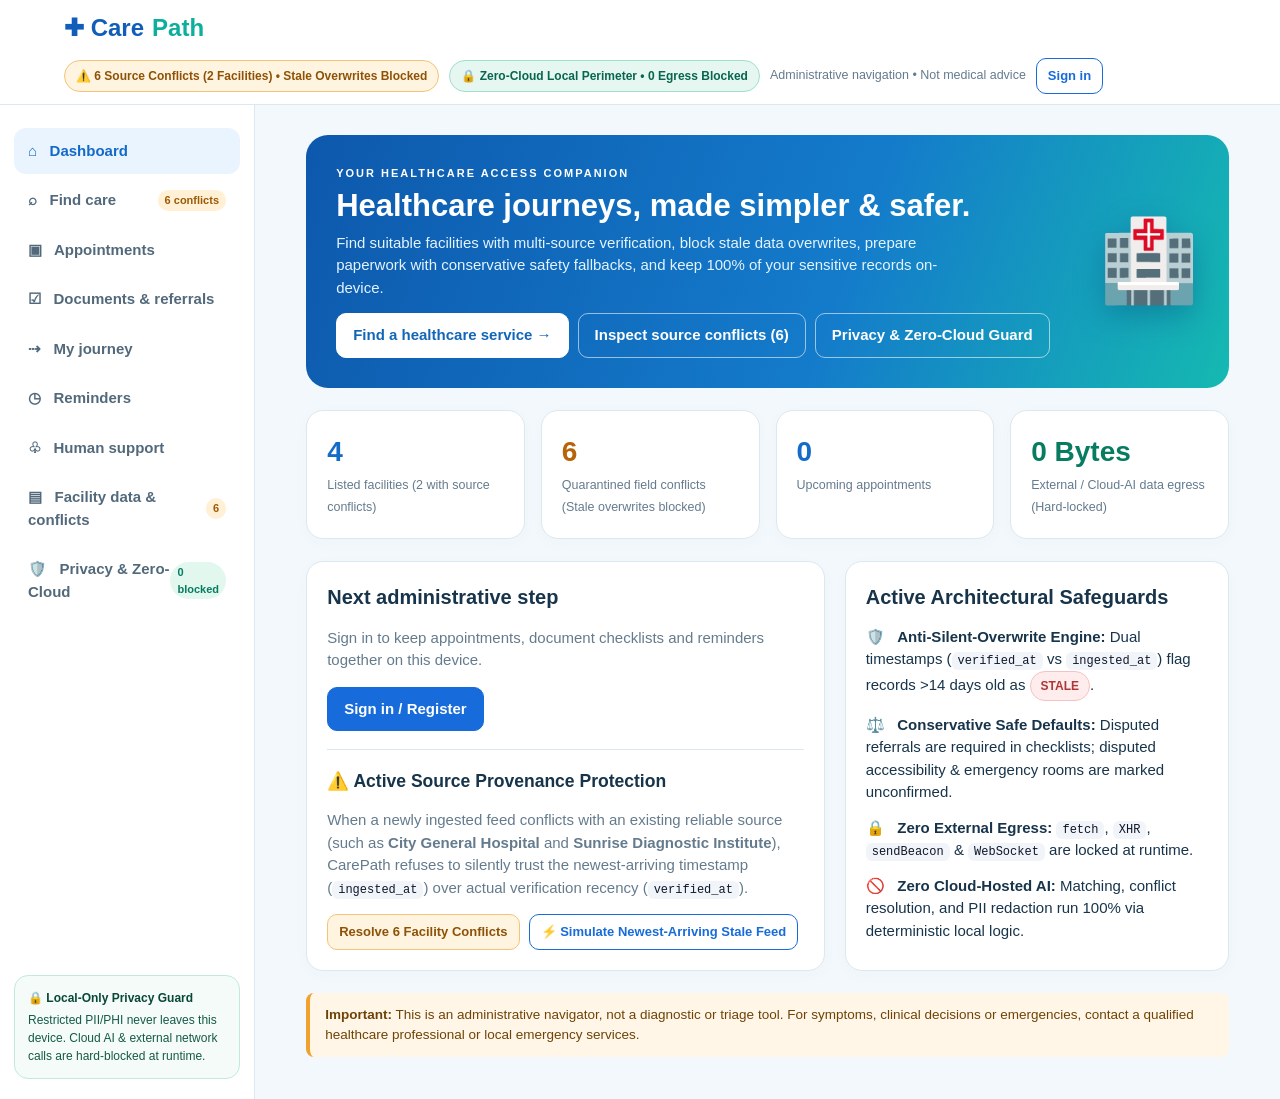
<file: Carepath.html>
<!DOCTYPE html>
<html lang="en">
<head>
<meta charset="UTF-8">
<meta name="viewport" content="width=device-width,initial-scale=1">
<title>CarePath | Patient Journey Navigator</title>
<style>
:root{
  --ink:#17344b;
  --muted:#647b8d;
  --blue:#176bdb;
  --aqua:#14b8a6;
  --bg:#f3f8fc;
  --line:#dce8f0;
  --white:#fff;
  --orange:#f6a23c;
  --red:#c93b2b;
  --purple:#6d28d9;
  --amber-bg:#fff8eb;
  --amber-line:#f5d08a;
  --danger-bg:#fff1f0;
  --danger-line:#f6c3be;
  --ok-bg:#e2f8ef;
  --ok-ink:#087c60;
}
*{box-sizing:border-box}
body{margin:0;background:var(--bg);font:15px/1.5 Inter,Segoe UI,Arial,sans-serif;color:var(--ink)}
button,input,select,textarea{font:inherit}
button{cursor:pointer;transition:all .15s ease}
button:disabled{opacity:.45;cursor:not-allowed}
header{min-height:74px;background:#fff;border-bottom:1px solid var(--line);display:flex;align-items:center;justify-content:space-between;padding:10px max(22px,5vw);position:sticky;top:0;z-index:20;gap:12px;flex-wrap:wrap}
.brand{font-weight:850;font-size:24px;color:#105dba;display:flex;align-items:center;gap:8px}
.brand span{color:#0cae9c}
.header-right{display:flex;align-items:center;gap:10px;flex-wrap:wrap}
.guard-pill{display:inline-flex;align-items:center;gap:6px;background:#e6f7f2;border:1px solid #9ee0cb;color:#08664e;padding:6px 11px;border-radius:999px;font-size:12px;font-weight:750;cursor:pointer}
.guard-pill.conflict{background:#fff4e0;border-color:#f3c478;color:#8e5206}
.shell{display:grid;grid-template-columns:255px minmax(0,1fr);min-height:calc(100vh - 74px)}
aside{background:white;border-right:1px solid var(--line);padding:20px 14px;display:flex;flex-direction:column;justify-content:space-between}
aside button{display:flex;align-items:center;justify-content:space-between;width:100%;text-align:left;background:transparent;border:0;padding:12px 14px;border-radius:12px;color:#52697b;margin:3px 0;font-weight:650}
aside button.active,aside button:hover{background:#eaf4ff;color:#1269c8}
.nav-badge{font-size:11px;padding:2px 7px;border-radius:99px;font-weight:800;background:#fff0d6;color:#9a5b08}
.nav-badge.ok{background:#e2f8ef;color:#087c60}
.perimeter-box{margin-top:16px;padding:13px;border-radius:14px;background:#f4fbf8;border:1px solid #c2eadb;font-size:12px;color:#165a47}
.perimeter-box strong{display:block;color:#094837;margin-bottom:4px}
main{padding:30px max(22px,4vw);max-width:1450px;width:100%;margin:auto}
.hero{background:linear-gradient(110deg,#0d58ac,#147bcb 58%,#15b9b1);color:white;padding:30px;border-radius:22px;display:flex;justify-content:space-between;align-items:center;gap:20px;overflow:hidden}
.hero h1{font-size:31px;line-height:1.15;margin:7px 0}
.hero p{max-width:620px;color:#e4f4ff;margin:8px 0}
.hero-art{font-size:80px;filter:drop-shadow(0 10px 15px #003d7655);animation:float 4s ease-in-out infinite}
@keyframes float{50%{transform:translateY(-10px)}}
.eyebrow{text-transform:uppercase;letter-spacing:2px;font-size:11px;font-weight:800}
.stats{display:grid;grid-template-columns:repeat(4,1fr);gap:16px;margin:22px 0}
.stat,.panel,.facility,.step{background:white;border:1px solid var(--line);border-radius:17px;padding:20px;box-shadow:0 4px 16px #16466b06}
.stat strong{font-size:28px;display:block;color:#146cc9}
.stat.warn strong{color:#b86209}
.stat.ok strong{color:#087c60}
.stat small,.muted{color:var(--muted)}
.grid2{display:grid;grid-template-columns:1.35fr 1fr;gap:20px}
.grid-equal{display:grid;grid-template-columns:1fr 1fr;gap:16px}
.panel h2,.section-title{font-size:20px;margin:0 0 14px}
.panel h3{margin:0 0 10px}
.panel p{color:var(--muted)}
.btn{background:var(--blue);border:1px solid var(--blue);border-radius:10px;color:white;padding:10px 16px;font-weight:700;display:inline-flex;align-items:center;gap:6px}
.btn.secondary{background:#fff;color:var(--blue)}
.btn.light{background:#e8f4ff;color:#146ac3;border-color:#e8f4ff}
.btn.warn{background:#fff4e0;color:#8e5206;border-color:#f3c478}
.btn.ok{background:#0d9488;color:#fff;border-color:#0d9488}
.btn.danger{background:#fff0ef;border-color:#f5c9c5;color:#b63329}
.btn.small{padding:7px 11px;font-size:13px}
.actions{display:flex;gap:9px;flex-wrap:wrap;margin-top:14px}
.field{display:flex;flex-direction:column;gap:6px;font-weight:650;font-size:13px;color:#496174}
.field input,.field select,.field textarea{padding:11px 12px;border:1px solid #cfdee9;border-radius:10px;background:#fff;color:var(--ink);width:100%;min-width:0}
.field input:focus,.field select:focus,.field textarea:focus{outline:2px solid #99c9ff}
.filters{display:grid;grid-template-columns:repeat(3,minmax(0,1fr));gap:14px}
.full{grid-column:1/-1}
.list{display:grid;gap:16px}
.facility{display:flex;gap:16px;align-items:flex-start;transition:border-color .2s}
.facility.conflicted{border:2px solid #f0a83e;background:linear-gradient(to bottom,#fffdf9,#ffffff)}
.facility-icon{font-size:33px;background:#eaf6ff;border-radius:14px;padding:13px}
.facility-body{flex:1;min-width:0}
.facility h3{margin:0}
.facility .meta{color:var(--muted);font-size:13px;margin:5px 0}
.chips{display:flex;flex-wrap:wrap;gap:6px;margin:10px 0}
.chip{background:#edf5fb;color:#376580;padding:5px 10px;border-radius:100px;font-size:12px;font-weight:650;display:inline-flex;align-items:center;gap:4px}
.chip.ok{background:#e2f8ef;color:#087c60}
.chip.warn{background:#fff1db;color:#9a650f;border:1px solid #f5d08a}
.chip.bad{background:#ffeded;color:#ad3636;border:1px solid #f5c2c2}
.chip.private{background:#f3e8ff;color:#6b21a8;border:1px solid #d8b4fe}
.topline{display:flex;align-items:center;justify-content:space-between;gap:12px;flex-wrap:wrap}
.page-title{font-size:27px;margin:0 0 5px}
.page-sub{color:var(--muted);margin:0 0 24px}
.empty{text-align:center;padding:35px;color:var(--muted)}
.appointment{display:flex;align-items:center;justify-content:space-between;gap:14px;padding:16px;border:1px solid var(--line);border-radius:12px;margin:10px 0}
.appointment strong{display:block}
.appointment small{color:var(--muted)}
.checkrow{display:flex;gap:10px;align-items:center;padding:12px;border-bottom:1px solid #edf2f6}
.checkrow input{width:18px;height:18px;accent-color:#0aa78f}
.timeline{display:grid;gap:13px}
.step{display:flex;gap:14px;align-items:flex-start}
.bubble{width:34px;height:34px;display:grid;place-items:center;background:#e5f4ff;color:#166ac5;border-radius:50%;font-weight:800;flex:none}
.note{background:#eef7ff;border-left:4px solid #2885e4;padding:12px 15px;border-radius:8px;color:#315773;margin:12px 0;font-size:13.5px}
.warning{background:#fff6e8;border-left-color:#f0a12e;color:#6e4305}
.danger-note{background:#fff1f0;border-left-color:#d93829;color:#7a1c14}
.privacy-note{background:#f0fdf4;border-left-color:#15803d;color:#14532d}
.conflict-box{background:var(--amber-bg);border:1px solid var(--amber-line);border-radius:14px;padding:14px 16px;margin:12px 0}
.conflict-box h4{margin:0 0 8px;color:#854d0e;font-size:14px;display:flex;align-items:center;justify-content:space-between;flex-wrap:wrap;gap:8px}
.source-compare{display:grid;grid-template-columns:repeat(auto-fit,minmax(240px,1fr));gap:10px;margin-top:10px}
.source-card{background:#fff;border:1px solid #e2e8f0;border-radius:11px;padding:11px 13px;font-size:12.5px}
.source-card.stale{border-color:#f59e0b;background:#fffbeb}
.source-card.fresh{border-color:#10b981;background:#f0fdf4}
.source-card strong{display:block;font-size:13px;color:var(--ink)}
.conflict-table{width:100%;border-collapse:collapse;font-size:13px;margin-top:10px;background:#fff;border-radius:10px;overflow:hidden;border:1px solid var(--line)}
.conflict-table th,.conflict-table td{padding:10px 12px;text-align:left;border-bottom:1px solid #edf2f6;vertical-align:top}
.conflict-table th{background:#f8fafc;color:#475569;font-weight:750;font-size:12px;text-transform:uppercase;letter-spacing:.4px}
.overlay{position:fixed;inset:0;background:#09253a99;z-index:40;display:grid;place-items:center;padding:15px}
.modal{background:white;border-radius:20px;padding:26px;width:min(760px,100%);max-height:90vh;overflow:auto;box-shadow:0 22px 65px #061b3455}
.modal h2{margin:0 0 10px}
.formgrid{display:grid;gap:13px}
.hidden{display:none!important}
.toast{position:fixed;bottom:22px;right:22px;background:#153e5e;color:white;padding:13px 18px;border-radius:12px;z-index:60;box-shadow:0 10px 30px #0003;max-width:420px}
.section-gap{margin-top:22px}
.soft{background:#f5faff;padding:14px;border-radius:12px}
.progress{height:8px;background:#e5eef5;border-radius:8px;overflow:hidden;margin:12px 0}
.progress div{height:100%;background:#12b69e;transition:width .3s}
.fade{animation:appear .25s ease}
.code-pill{font-family:ui-monospace,SFMono-Regular,Consolas,monospace;font-size:12px;background:#f1f5f9;padding:2px 6px;border-radius:6px;color:#0f172a}
.sanitizer-bar{background:#fefce8;border:1px solid #fde047;border-radius:10px;padding:10px 12px;font-size:12.5px;color:#713f12;display:flex;align-items:center;justify-content:space-between;gap:10px;flex-wrap:wrap}
.sanitizer-bar.clean{background:#f0fdf4;border-color:#bbf7d0;color:#166534}
@keyframes appear{from{opacity:0;transform:translateY(6px)}to{opacity:1;transform:translateY(0)}}
@media(max-width:960px){
  .shell{grid-template-columns:1fr}
  aside{display:flex;flex-direction:row;overflow:auto;padding:9px;border-bottom:1px solid var(--line);border-right:0}
  aside button{width:auto;white-space:nowrap;gap:8px}
  .perimeter-box{display:none}
  .stats{grid-template-columns:repeat(2,1fr)}
  .grid2,.grid-equal{grid-template-columns:1fr}
  .filters{grid-template-columns:repeat(2,minmax(0,1fr))}
}
@media(max-width:550px){
  header{padding:10px 14px}
  .brand{font-size:20px}
  .hero{padding:22px}
  .hero h1{font-size:24px}
  .hero-art{display:none}
  .stats{gap:8px}
  .stat{padding:13px}
  .filters{grid-template-columns:1fr}
  .facility{flex-direction:column}
  .appointment{align-items:flex-start;flex-direction:column}
  main{padding:18px 12px}
}
</style>
</head>
<body>
<header>
  <div class="brand">✚ Care<span>Path</span></div>
  <div class="header-right">
    <span id="conflictHeaderPill" class="guard-pill conflict" onclick="go('data')" title="Inspect multi-source conflicts & stale record protection"></span>
    <span id="privacyHeaderPill" class="guard-pill" onclick="go('privacy')" title="Inspect Local-Only Privacy Perimeter & Runtime Egress Firewall"></span>
    <small class="muted">Administrative navigation • Not medical advice</small>
    <button id="accountBtn" class="btn secondary small" onclick="accountAction()">Sign in</button>
  </div>
</header>
<div class="shell">
  <aside>
    <div id="nav"></div>
    <div class="perimeter-box">
      <strong>🔒 Local-Only Privacy Guard</strong>
      Restricted PII/PHI never leaves this device. Cloud AI &amp; external network calls are hard-blocked at runtime.
    </div>
  </aside>
  <main id="app" class="fade"></main>
</div>
<div id="modalRoot"></div>
<div id="toastRoot"></div>

<script>
'use strict';

/* ============================================================================
   ARCHITECTURAL CONSTANTS & DATA CLASSIFICATION POLICY
   ============================================================================ */
const KEY = 'carepath-v4-constrained';
const REF_DATE = '2026-11-06'; // Reference current date for staleness checks
const STALE_THRESHOLD_DAYS = 14; // Any record with verified_at older than 14 days is STALE

/**
 * CONSTRAINT 2: Explicit Data Classification & Local-Only Perimeter Policy
 * Specifies which stores contain Restricted Personal/Sensitive data vs Public Administrative catalog.
 */
const DATA_CLASSIFICATION_POLICY = Object.freeze({
  users: {
    tier: 'RESTRICTED_PERSONAL_SENSITIVE',
    egress_policy: 'NEVER_LEAVE_DEVICE',
    cloud_ai_policy: 'PROHIBITED',
    description: 'User credentials, full name, and account identity'
  },
  appointments: {
    tier: 'RESTRICTED_PERSONAL_SENSITIVE',
    egress_policy: 'NEVER_LEAVE_DEVICE',
    cloud_ai_policy: 'PROHIBITED',
    description: 'Patient service reservations, facility visits, and schedule history'
  },
  docs: {
    tier: 'RESTRICTED_PERSONAL_SENSITIVE',
    egress_policy: 'NEVER_LEAVE_DEVICE',
    cloud_ai_policy: 'PROHIBITED',
    description: 'Appointment readiness checklists, referral letter statuses, and insurance prep'
  },
  reminders: {
    tier: 'RESTRICTED_PERSONAL_SENSITIVE',
    egress_policy: 'NEVER_LEAVE_DEVICE',
    cloud_ai_policy: 'PROHIBITED',
    description: 'Personal follow-up tasks and administrative care dates'
  },
  tickets: {
    tier: 'RESTRICTED_PERSONAL_SENSITIVE',
    egress_policy: 'NEVER_LEAVE_DEVICE',
    cloud_ai_policy: 'PROHIBITED',
    description: 'Patient support inquiries and conflict escalation notes'
  },
  facilities: {
    tier: 'PUBLIC_ADMINISTRATIVE',
    egress_policy: 'LOCAL_FILE_IMPORT_EXPORT_ONLY',
    cloud_ai_policy: 'PROHIBITED',
    description: 'Non-personal healthcare facility directory, source assertions, and conflict states'
  }
});

const CLOUD_AI_PATTERNS = [
  /openai\.com/i,
  /anthropic\.com/i,
  /generativelanguage\.googleapis\.com/i,
  /aiplatform\.googleapis\.com/i,
  /cohere\.ai/i,
  /huggingface\.co/i,
  /mistral\.ai/i,
  /bedrock/i,
  /llm/i
];

/* ============================================================================
   CONSTRAINT 1: MULTI-SOURCE PROVENANCE & PRE-SEEDED CONFLICTING DATASET
   ============================================================================ */

/**
 * Calculates age in days between verified_at (YYYY-MM-DD) and REF_DATE (2026-11-06).
 */
function calcVerifiedAgeDays(verifiedAtStr) {
  if (!verifiedAtStr) return 999;
  const ref = new Date(REF_DATE + 'T00:00:00Z');
  const ver = new Date(String(verifiedAtStr).slice(0, 10) + 'T00:00:00Z');
  if (Number.isNaN(ver.getTime())) return 999;
  return Math.max(0, Math.round((ref - ver) / 86400000));
}

function isRecordStale(verifiedAtStr) {
  return calcVerifiedAgeDays(verifiedAtStr) > STALE_THRESHOLD_DAYS;
}

/**
 * Initial facility dataset with multi-source assertions and pre-seeded conflicts on F1 and F3.
 * Notice how Source B on F1 and F3 has a NEWER ingested_at timestamp (2026-11-06)
 * but a STALE verified_at timestamp (57 days old and 36 days old respectively).
 * The system refuses to silently overwrite Source A with Source B!
 */
function createInitialFacilities() {
  return [
    {
      id: 'F1',
      name: 'City General Hospital',
      area: 'Central District',
      distance: 3.2,
      services: ['General Consultation', 'MRI Scan', 'Blood Test', 'X-Ray', 'Physiotherapy'],
      languages: ['English', 'Tamil', 'Hindi'],
      accessible: true,
      level: 'Multi-specialty',
      hours: '24/7',
      emergency: true,
      referral: ['MRI Scan'],
      insurance: ['Public', 'Private'],
      slots: ['2026-11-07T09:00', '2026-11-07T11:00', '2026-11-08T10:30'],
      updated: '2026-11-05',
      phone: '044-4000-1100',
      sources: [
        {
          source_id: 'SRC-F1-A',
          source_name: 'State Health Registry Audit',
          reliability: 'Reliable Tier-1',
          verified_at: '2026-11-05',
          ingested_at: '2026-11-05T09:00',
          data: {
            hours: '24/7',
            emergency: true,
            referral: ['MRI Scan'],
            phone: '044-4000-1100',
            accessible: true,
            insurance: ['Public', 'Private']
          }
        },
        {
          source_id: 'SRC-F1-B',
          source_name: 'Hospital Aggregator Sync',
          reliability: 'Reliable Tier-1',
          verified_at: '2026-09-10', // STALE: 57 days old
          ingested_at: '2026-11-06T10:15', // NEWEST ARRIVING!
          data: {
            hours: '08:00–20:00',
            emergency: false,
            referral: [],
            phone: '044-4000-1999',
            accessible: true,
            insurance: ['Public', 'Private']
          }
        }
      ],
      conflicts: {
        hours: {
          field: 'hours',
          label: 'Operating Hours',
          status: 'unresolved', // 'unresolved' | 'resolved_fresher' | 'escalated'
          sourceA: {
            source_name: 'State Health Registry Audit',
            reliability: 'Reliable Tier-1',
            verified_at: '2026-11-05',
            ingested_at: '2026-11-05T09:00',
            value: '24/7'
          },
          sourceB: {
            source_name: 'Hospital Aggregator Sync',
            reliability: 'Reliable Tier-1',
            verified_at: '2026-09-10',
            ingested_at: '2026-11-06T10:15',
            value: '08:00–20:00'
          },
          conservativeValue: '08:00–20:00 (24/7 disputed by stale feed)',
          fresherValue: '24/7',
          safetyNote: 'Newest-arriving aggregator record (ingested 2026-11-06T10:15) is STALE (verified 57 days ago on 2026-09-10). Blocked from silently overwriting fresher audit.'
        },
        emergency: {
          field: 'emergency',
          label: 'Emergency Department Status',
          status: 'unresolved',
          sourceA: {
            source_name: 'State Health Registry Audit',
            reliability: 'Reliable Tier-1',
            verified_at: '2026-11-05',
            ingested_at: '2026-11-05T09:00',
            value: true
          },
          sourceB: {
            source_name: 'Hospital Aggregator Sync',
            reliability: 'Reliable Tier-1',
            verified_at: '2026-09-10',
            ingested_at: '2026-11-06T10:15',
            value: false
          },
          conservativeValue: false,
          fresherValue: true,
          safetyNote: 'Conservative Safe Mode marks Emergency Department as Disputed/Unconfirmed until resolved, preventing reliance on unverified emergency capability.'
        },
        referral: {
          field: 'referral',
          label: 'Referral Requirement',
          status: 'unresolved',
          sourceA: {
            source_name: 'State Health Registry Audit',
            reliability: 'Reliable Tier-1',
            verified_at: '2026-11-05',
            ingested_at: '2026-11-05T09:00',
            value: ['MRI Scan']
          },
          sourceB: {
            source_name: 'Hospital Aggregator Sync',
            reliability: 'Reliable Tier-1',
            verified_at: '2026-09-10',
            ingested_at: '2026-11-06T10:15',
            value: []
          },
          conservativeValue: ['MRI Scan'],
          fresherValue: ['MRI Scan'],
          safetyNote: 'Conservative Safe Mode enforces Referral Letter for MRI Scan so patients are not turned away at check-in.'
        },
        phone: {
          field: 'phone',
          label: 'Facility Contact Phone',
          status: 'unresolved',
          sourceA: {
            source_name: 'State Health Registry Audit',
            reliability: 'Reliable Tier-1',
            verified_at: '2026-11-05',
            ingested_at: '2026-11-05T09:00',
            value: '044-4000-1100'
          },
          sourceB: {
            source_name: 'Hospital Aggregator Sync',
            reliability: 'Reliable Tier-1',
            verified_at: '2026-09-10',
            ingested_at: '2026-11-06T10:15',
            value: '044-4000-1999'
          },
          conservativeValue: '044-4000-1100 (Alt: 044-4000-1999)',
          fresherValue: '044-4000-1100',
          safetyNote: 'Both numbers displayed until staff confirms active reception line.'
        }
      }
    },
    {
      id: 'F2',
      name: 'Green Valley Medical Centre',
      area: 'North Zone',
      distance: 5.8,
      services: ['General Consultation', 'Blood Test', 'X-Ray', 'Physiotherapy'],
      languages: ['English', 'Tamil'],
      accessible: true,
      level: 'Clinic',
      hours: '08:00–20:00',
      emergency: false,
      referral: [],
      insurance: ['Private'],
      slots: ['2026-11-07T10:00', '2026-11-08T12:00', '2026-11-09T09:30'],
      updated: '2026-11-04',
      phone: '044-4000-2200',
      sources: [
        {
          source_id: 'SRC-F2-A',
          source_name: 'Direct Clinic Portal Verification',
          reliability: 'Reliable Tier-1',
          verified_at: '2026-11-04',
          ingested_at: '2026-11-04T11:30',
          data: {
            hours: '08:00–20:00',
            emergency: false,
            referral: [],
            phone: '044-4000-2200',
            accessible: true,
            insurance: ['Private']
          }
        }
      ],
      conflicts: {}
    },
    {
      id: 'F3',
      name: 'Sunrise Diagnostic Institute',
      area: 'East District',
      distance: 7.1,
      services: ['MRI Scan', 'Blood Test', 'X-Ray', 'Ultrasound'],
      languages: ['English', 'Hindi', 'Telugu'],
      accessible: false,
      level: 'Diagnostics',
      hours: '07:00–19:00',
      emergency: false,
      referral: ['MRI Scan'],
      insurance: ['Private'],
      slots: ['2026-11-08T08:00', '2026-11-09T14:00'],
      updated: '2026-11-04',
      phone: '044-4000-3300',
      sources: [
        {
          source_id: 'SRC-F3-A',
          source_name: 'Facility On-Site Audit',
          reliability: 'Reliable Tier-1',
          verified_at: '2026-11-04',
          ingested_at: '2026-11-04T14:20',
          data: {
            accessible: false,
            insurance: ['Private'],
            hours: '07:00–19:00',
            emergency: false,
            referral: ['MRI Scan'],
            phone: '044-4000-3300'
          }
        },
        {
          source_id: 'SRC-F3-B',
          source_name: 'National Insurance Directory',
          reliability: 'Reliable Tier-1',
          verified_at: '2026-10-01', // STALE: 36 days old
          ingested_at: '2026-11-06T09:45', // NEWEST ARRIVING!
          data: {
            accessible: true,
            insurance: ['Public', 'Private'],
            hours: '07:00–19:00',
            emergency: false,
            referral: ['MRI Scan'],
            phone: '044-4000-3300'
          }
        }
      ],
      conflicts: {
        accessible: {
          field: 'accessible',
          label: 'Wheelchair Accessibility',
          status: 'unresolved',
          sourceA: {
            source_name: 'Facility On-Site Audit',
            reliability: 'Reliable Tier-1',
            verified_at: '2026-11-04',
            ingested_at: '2026-11-04T14:20',
            value: false
          },
          sourceB: {
            source_name: 'National Insurance Directory',
            reliability: 'Reliable Tier-1',
            verified_at: '2026-10-01',
            ingested_at: '2026-11-06T09:45',
            value: true
          },
          conservativeValue: false,
          fresherValue: false,
          safetyNote: 'Newest-arriving directory record (ingested 2026-11-06T09:45) is STALE (36 days old) and claims wheelchair accessibility, conflicting with recent On-Site Audit (2026-11-04) showing ramp under renovation. Conservative default marks accessibility FALSE/Unconfirmed.'
        },
        insurance: {
          field: 'insurance',
          label: 'Accepted Insurance Categories',
          status: 'unresolved',
          sourceA: {
            source_name: 'Facility On-Site Audit',
            reliability: 'Reliable Tier-1',
            verified_at: '2026-11-04',
            ingested_at: '2026-11-04T14:20',
            value: ['Private']
          },
          sourceB: {
            source_name: 'National Insurance Directory',
            reliability: 'Reliable Tier-1',
            verified_at: '2026-10-01',
            ingested_at: '2026-11-06T09:45',
            value: ['Public', 'Private']
          },
          conservativeValue: ['Private'],
          fresherValue: ['Private'],
          safetyNote: 'Public insurance acceptance is only asserted by a 36-day stale record. Conservative Safe Mode restricts confirmed coverage to Private until verified.'
        }
      }
    },
    {
      id: 'F4',
      name: 'Community Health Hub',
      area: 'South District',
      distance: 2.4,
      services: ['General Consultation', 'Blood Test', 'Vaccination'],
      languages: ['Tamil', 'English'],
      accessible: true,
      level: 'Primary care',
      hours: '09:00–17:00',
      emergency: false,
      referral: [],
      insurance: ['Public'],
      slots: ['2026-11-07T13:30', '2026-11-09T11:00'],
      updated: '2026-11-05',
      phone: '044-4000-4400',
      sources: [
        {
          source_id: 'SRC-F4-A',
          source_name: 'Municipal Primary Care Registry',
          reliability: 'Reliable Tier-1',
          verified_at: '2026-11-05',
          ingested_at: '2026-11-05T16:10',
          data: {
            hours: '09:00–17:00',
            emergency: false,
            referral: [],
            phone: '044-4000-4400',
            accessible: true,
            insurance: ['Public']
          }
        }
      ],
      conflicts: {}
    }
  ];
}

const initialConflictAudit = [
  {
    id: 'CL-101',
    timestamp: '2026-11-06T10:15:00',
    facilityId: 'F1',
    facilityName: 'City General Hospital',
    incomingSource: 'Hospital Aggregator Sync',
    incomingIngestedAt: '2026-11-06T10:15',
    incomingVerifiedAt: '2026-09-10',
    incomingStaleDays: 57,
    existingSource: 'State Health Registry Audit',
    existingVerifiedAt: '2026-11-05',
    conflictingFields: ['hours', 'emergency', 'referral', 'phone'],
    action: 'QUARANTINED_STALE_NEWEST_ARRIVING',
    summary: 'Blocked newest-arriving feed (ingested 2026-11-06T10:15) from overwriting 4 fields because its verification date (2026-09-10) is 57 days old (STALE) and conflicts with fresher State Health Registry Audit (verified 2026-11-05).'
  },
  {
    id: 'CL-102',
    timestamp: '2026-11-06T09:45:00',
    facilityId: 'F3',
    facilityName: 'Sunrise Diagnostic Institute',
    incomingSource: 'National Insurance Directory',
    incomingIngestedAt: '2026-11-06T09:45',
    incomingVerifiedAt: '2026-10-01',
    incomingStaleDays: 36,
    existingSource: 'Facility On-Site Audit',
    existingVerifiedAt: '2026-11-04',
    conflictingFields: ['accessible', 'insurance'],
    action: 'QUARANTINED_STALE_NEWEST_ARRIVING',
    summary: 'Blocked newest-arriving feed (ingested 2026-11-06T09:45) from overwriting accessible & insurance because its verification date (2026-10-01) is 36 days old (STALE) and conflicts with Facility On-Site Audit (verified 2026-11-04).'
  }
];

const base = {
  users: [],
  current: null,
  facilities: createInitialFacilities(),
  appointments: [],
  docs: {},
  reminders: [],
  tickets: [],
  conflictLog: initialConflictAudit,
  privacyAudit: [
    {
      id: 'PA-INIT',
      timestamp: '2026-11-06T08:00:00',
      api: 'Runtime Firewall Boot',
      target: 'window.fetch / XHR / sendBeacon / WebSocket',
      classification: 'SYSTEM_PERIMETER',
      status: 'ARMED_ZERO_EGRESS',
      detail: 'All external network & Cloud-AI endpoints hard-blocked at browser transport layer.'
    }
  ]
};

let db;
try {
  const raw = JSON.parse(localStorage.getItem(KEY) || '{}');
  db = { ...structuredClone(base), ...raw };
  if (!Array.isArray(db.conflictLog)) db.conflictLog = structuredClone(initialConflictAudit);
  if (!Array.isArray(db.privacyAudit)) db.privacyAudit = structuredClone(base.privacyAudit);
  // Ensure every facility has sources & conflicts structure
  db.facilities = (db.facilities || createInitialFacilities()).map(f => ({
    ...f,
    sources: Array.isArray(f.sources) ? f.sources : [],
    conflicts: f.conflicts && typeof f.conflicts === 'object' ? f.conflicts : {}
  }));
} catch {
  db = structuredClone(base);
}

let page = 'home';
let filters = {
  service: '',
  language: 'Any',
  accessible: false,
  insurance: 'Any',
  emergency: false,
  slots: false,
  hideConflicted: false,
  search: ''
};

const save = () => localStorage.setItem(KEY, JSON.stringify(db));
const $ = id => document.getElementById(id);
const esc = x => String(x ?? '').replace(/[&<>"']/g, c => ({ '&': '&amp;', '<': '&lt;', '>': '&gt;', '"': '&quot;', "'": '&#39;' }[c]));
const dateText = s => new Date(s).toLocaleString('en-IN', { dateStyle: 'medium', timeStyle: 'short' });
const today = () => REF_DATE;
const me = () => db.current;
const mine = () => db.appointments.filter(a => a.user === me() && a.status !== 'Cancelled');
const fmt = n => Number(n).toFixed(1);
const byId = id => db.facilities.find(f => f.id === id);

/* ============================================================================
   CONSTRAINT 2: RUNTIME NETWORK & CLOUD-AI EGRESS FIREWALL
   ============================================================================ */
(function installZeroCloudPrivacyFirewall() {
  function recordBlockedEgress(apiName, url, payloadPreview) {
    const urlStr = String(url || 'unknown-endpoint');
    const isCloudAI = CLOUD_AI_PATTERNS.some(rx => rx.test(urlStr));
    const entry = {
      id: 'PA-' + Date.now() + '-' + Math.floor(Math.random() * 900 + 100),
      timestamp: new Date().toISOString().slice(0, 19),
      api: apiName,
      target: urlStr,
      classification: isCloudAI ? 'PROHIBITED_CLOUD_AI_ENDPOINT' : 'RESTRICTED_EXTERNAL_EGRESS',
      status: 'HARD_BLOCKED',
      detail: `${apiName} call to "${urlStr}" intercepted and aborted before network transmission. ${payloadPreview ? 'Payload snippet blocked (' + String(payloadPreview).length + ' bytes).' : ''}`
    };
    if (db && Array.isArray(db.privacyAudit)) {
      db.privacyAudit.unshift(entry);
      save();
      updateHeaderPills();
    }
    return entry;
  }

  // 1. Block window.fetch
  window.fetch = async function blockedFetch(input, init) {
    const url = typeof input === 'string' ? input : (input && input.url) || 'external-fetch';
    const body = init && init.body ? String(init.body).slice(0, 120) : '';
    const entry = recordBlockedEgress('window.fetch', url, body);
    throw new Error(`[CarePath Privacy Firewall] Blocked external/cloud-AI fetch to ${url} (${entry.classification})`);
  };

  // 2. Block XMLHttpRequest
  const origOpen = XMLHttpRequest.prototype.open;
  XMLHttpRequest.prototype.open = function(method, url) {
    this._carepathTargetUrl = String(url || '');
    this._carepathMethod = String(method || 'GET');
    return origOpen.apply(this, arguments);
  };
  XMLHttpRequest.prototype.send = function(body) {
    const url = this._carepathTargetUrl || 'external-xhr';
    const entry = recordBlockedEgress(`XMLHttpRequest (${this._carepathMethod || 'POST'})`, url, body);
    throw new Error(`[CarePath Privacy Firewall] Blocked XMLHttpRequest to ${url} (${entry.classification})`);
  };

  // 3. Block navigator.sendBeacon
  if (navigator && typeof navigator.sendBeacon === 'function') {
    navigator.sendBeacon = function(url, data) {
      recordBlockedEgress('navigator.sendBeacon', url, data);
      return false;
    };
  }

  // 4. Block WebSocket
  window.WebSocket = function BlockedWebSocket(url) {
    const entry = recordBlockedEgress('window.WebSocket', url, '');
    throw new Error(`[CarePath Privacy Firewall] Blocked WebSocket connection to ${url} (${entry.classification})`);
  };

  // 5. Block EventSource
  window.EventSource = function BlockedEventSource(url) {
    const entry = recordBlockedEgress('window.EventSource', url, '');
    throw new Error(`[CarePath Privacy Firewall] Blocked EventSource connection to ${url} (${entry.classification})`);
  };
})();

/* ============================================================================
   CONSTRAINT 2: REAL-TIME PII / SENSITIVE CLINICAL NOTE DETECTOR & REDACTOR
   ============================================================================ */
const SENSITIVE_PATTERNS = [
  {
    label: 'Phone Number',
    token: '[REDACTED-PHONE]',
    regex: /(?:\+?\d{1,3}[\s-]?)?(?:\d{3,5}[\s-]?\d{3,4}[\s-]?\d{3,4}|\b[6-9]\d{9}\b)/g
  },
  {
    label: 'Email Address',
    token: '[REDACTED-EMAIL]',
    regex: /\b[A-Za-z0-9._%+-]+@[A-Za-z0-9.-]+\.[A-Za-z]{2,}\b/g
  },
  {
    label: 'National / Patient ID',
    token: '[REDACTED-ID]',
    regex: /\b(?:\d{4}[\s-]\d{4}[\s-]\d{4}|[A-Z]{5}\d{4}[A-Z]|MRN[-:]?\d{4,10}|UHID[-:]?\d{4,10})\b/gi
  },
  {
    label: 'Clinical / Medical Note',
    token: '[REDACTED-CLINICAL-NOTE]',
    regex: /\b(?:diagnosis|diagnosed|hiv|cancer|tumor|chemo|biopsy|chest\s+pain|bleeding|hemorrhage|diabetes|insulin|hypertension|depression|psychiatric|suicid\w*|fracture|infection|prescription|dosage|\d+\s*mg)\b/gi
  }
];

function detectSensitiveContent(text) {
  const str = String(text || '');
  const hits = [];
  for (const pat of SENSITIVE_PATTERNS) {
    const matches = str.match(pat.regex);
    if (matches && matches.length) {
      hits.push({ label: pat.label, count: matches.length, token: pat.token });
    }
  }
  return hits;
}

function redactSensitiveContent(text) {
  let out = String(text || '');
  for (const pat of SENSITIVE_PATTERNS) {
    out = out.replace(pat.regex, pat.token);
  }
  return out;
}

function liveInspectInput(textareaId, barId) {
  const el = $(textareaId);
  const bar = $(barId);
  if (!el || !bar) return;
  const hits = detectSensitiveContent(el.value);
  if (!hits.length) {
    bar.className = 'sanitizer-bar clean';
    bar.innerHTML = `<span>✓ <strong>Local Privacy Scanner:</strong> No raw phone, email, ID, or clinical terms detected.</span><span class="code-pill">On-Device Only</span>`;
  } else {
    const summary = hits.map(h => `${h.count}× ${h.label}`).join(', ');
    bar.className = 'sanitizer-bar';
    bar.innerHTML = `<span>⚠️ <strong>Sensitive Data Detected (${esc(summary)}):</strong> Keep administrative notes free of PHI/PII.</span>
      <button type="button" class="btn small warn" onclick="applyLocalRedaction('${esc(textareaId)}','${esc(barId)}')">Sanitize &amp; Redact Locally</button>`;
  }
}

function applyLocalRedaction(textareaId, barId) {
  const el = $(textareaId);
  if (!el) return;
  el.value = redactSensitiveContent(el.value);
  liveInspectInput(textareaId, barId);
  notify('Sensitive tokens redacted on-device');
}

/* ============================================================================
   CONSTRAINT 1: EFFECTIVE FACILITY RESOLVER & RECONCILIATION ENGINE
   ============================================================================ */

/**
 * Returns the list of unresolved conflict objects for a facility.
 */
function getUnresolvedConflicts(f) {
  if (!f || !f.conflicts) return [];
  return Object.values(f.conflicts).filter(c => c && c.status !== 'resolved_fresher' && c.status !== 'resolved_manual');
}

/**
 * Returns the list of all conflicts (resolved or unresolved) for a facility.
 */
function getAllConflicts(f) {
  if (!f || !f.conflicts) return [];
  return Object.values(f.conflicts);
}

/**
 * Computes the effective administrative attributes of a facility.
 * While conflicts are unresolved (or set to conservative), Conservative Safe Defaults apply:
 * - referral: union of referrals required by any source (so patient brings referral if any source requires it)
 * - accessible: false (unconfirmed) if sources disagree
 * - emergency: false (unconfirmed) if sources disagree
 * - insurance: intersection of confirmed insurance types (so patient does not assume disputed coverage)
 */
function getEffectiveFacility(f) {
  const eff = { ...f, disputedFields: {} };
  if (!f || !f.conflicts) return eff;

  for (const [field, c] of Object.entries(f.conflicts)) {
    if (!c) continue;
    if (c.status === 'resolved_fresher') {
      eff[field] = structuredClone(c.fresherValue);
    } else if (c.status === 'resolved_sourceA') {
      eff[field] = structuredClone(c.sourceA.value);
    } else if (c.status === 'resolved_sourceB') {
      eff[field] = structuredClone(c.sourceB.value);
    } else {
      // Unresolved or Conservative Safe Mode or Escalated
      eff.disputedFields[field] = c;
      if (field === 'referral') {
        const union = [...new Set([...(c.sourceA.value || []), ...(c.sourceB.value || [])])];
        eff.referral = union;
      } else if (field === 'accessible') {
        eff.accessible = Boolean(c.sourceA.value && c.sourceB.value);
      } else if (field === 'emergency') {
        eff.emergency = Boolean(c.sourceA.value && c.sourceB.value);
      } else if (field === 'insurance') {
        const setB = new Set(c.sourceB.value || []);
        const inter = (c.sourceA.value || []).filter(x => setB.has(x));
        eff.insurance = inter.length ? inter : c.conservativeValue;
      } else {
        eff[field] = c.conservativeValue;
      }
    }
  }
  return eff;
}

function valuesEqual(a, b) {
  if (Array.isArray(a) && Array.isArray(b)) {
    const sa = [...a].sort().join('|');
    const sb = [...b].sort().join('|');
    return sa === sb;
  }
  return a === b;
}

function formatFieldVal(v) {
  if (Array.isArray(v)) return v.length ? v.join(', ') : 'None required / Empty';
  if (typeof v === 'boolean') return v ? 'Yes (True)' : 'No (False)';
  return String(v ?? 'N/A');
}

/**
 * CONSTRAINT 1: Anti-Silent-Overwrite Reconciliation Engine (`reconcileFacilityData`)
 * Replaces naive `db.facilities = arr` overwrite.
 * Compares incoming facility records against existing facility records field-by-field.
 * NEVER silently treats the newest-arriving record (`ingested_at`) as the truth when it conflicts
 * with an existing reliable source or when a record is stale!
 */
function reconcileFacilityData(incomingArray, defaultSourceMeta = {}) {
  const RECONCILE_FIELDS = [
    ['hours', 'Operating Hours'],
    ['emergency', 'Emergency Department Status'],
    ['referral', 'Referral Requirement'],
    ['phone', 'Facility Contact Phone'],
    ['accessible', 'Wheelchair Accessibility'],
    ['insurance', 'Accepted Insurance Categories']
  ];

  let addedCount = 0;
  let conflictsDetected = 0;
  let staleBlockedCount = 0;
  let cleanUpdates = 0;

  for (const incoming of incomingArray) {
    const inSource = incoming.source_name || defaultSourceMeta.source_name || 'External Partner Feed';
    const inReliability = incoming.reliability || defaultSourceMeta.reliability || 'Reliable Tier-1';
    const inVerifiedAt = incoming.verified_at || incoming.updated || defaultSourceMeta.verified_at || '2026-09-15';
    const inIngestedAt = incoming.ingested_at || defaultSourceMeta.ingested_at || new Date().toISOString().slice(0, 16);
    const incomingStaleDays = calcVerifiedAgeDays(inVerifiedAt);
    const incomingIsStale = incomingStaleDays > STALE_THRESHOLD_DAYS;

    const existing = db.facilities.find(x => x.id === incoming.id);
    if (!existing) {
      // New facility not previously in database
      const newFac = {
        ...incoming,
        updated: inVerifiedAt,
        sources: [
          {
            source_id: 'SRC-' + incoming.id + '-' + Date.now(),
            source_name: inSource,
            reliability: inReliability,
            verified_at: inVerifiedAt,
            ingested_at: inIngestedAt,
            data: {
              hours: incoming.hours,
              emergency: incoming.emergency,
              referral: incoming.referral,
              phone: incoming.phone,
              accessible: incoming.accessible,
              insurance: incoming.insurance
            }
          }
        ],
        conflicts: {}
      };
      db.facilities.push(newFac);
      addedCount++;
      continue;
    }

    // Existing facility found -> perform field-level reconciliation
    if (!Array.isArray(existing.sources) || !existing.sources.length) {
      existing.sources = [
        {
          source_id: 'SRC-' + existing.id + '-BASE',
          source_name: 'Primary Facility Audit',
          reliability: 'Reliable Tier-1',
          verified_at: existing.updated || '2026-11-05',
          ingested_at: (existing.updated || '2026-11-05') + 'T09:00',
          data: {
            hours: existing.hours,
            emergency: existing.emergency,
            referral: existing.referral,
            phone: existing.phone,
            accessible: existing.accessible,
            insurance: existing.insurance
          }
        }
      ];
    }

    // Pick the freshest verified existing source as baseline Source A
    const primarySource = [...existing.sources].sort((a, b) => String(b.verified_at).localeCompare(String(a.verified_at)))[0];

    // Add or update incoming source in existing.sources
    const existingSrcIdx = existing.sources.findIndex(s => s.source_name === inSource);
    const newSourceAssertion = {
      source_id: 'SRC-' + existing.id + '-' + Date.now(),
      source_name: inSource,
      reliability: inReliability,
      verified_at: inVerifiedAt,
      ingested_at: inIngestedAt,
      data: {
        hours: incoming.hours,
        emergency: incoming.emergency,
        referral: incoming.referral,
        phone: incoming.phone,
        accessible: incoming.accessible,
        insurance: incoming.insurance
      }
    };
    if (existingSrcIdx >= 0) existing.sources[existingSrcIdx] = newSourceAssertion;
    else existing.sources.push(newSourceAssertion);

    const fieldConflictsFound = [];

    for (const [field, label] of RECONCILE_FIELDS) {
      const valA = primarySource.data && primarySource.data[field] !== undefined ? primarySource.data[field] : existing[field];
      const valB = incoming[field];
      if (valB === undefined) continue;

      if (!valuesEqual(valA, valB)) {
        // CONFLICT DETECTED! Never silently overwrite with newest-arriving record!
        conflictsDetected++;
        if (incomingIsStale) staleBlockedCount++;
        fieldConflictsFound.push(field);

        const ageA = calcVerifiedAgeDays(primarySource.verified_at);
        const aIsFresher = ageA <= incomingStaleDays;
        const fresherVal = aIsFresher ? valA : valB;

        let conservativeVal = fresherVal;
        if (field === 'referral') {
          conservativeVal = [...new Set([...(Array.isArray(valA) ? valA : []), ...(Array.isArray(valB) ? valB : [])])];
        } else if (field === 'accessible' || field === 'emergency') {
          conservativeVal = false;
        } else if (field === 'insurance') {
          const setB = new Set(Array.isArray(valB) ? valB : []);
          const inter = (Array.isArray(valA) ? valA : []).filter(x => setB.has(x));
          conservativeVal = inter;
        } else if (field === 'hours' || field === 'phone') {
          conservativeVal = `${valA} (Disputed: ${valB})`;
        }

        existing.conflicts[field] = {
          field,
          label,
          status: 'unresolved',
          sourceA: {
            source_name: primarySource.source_name,
            reliability: primarySource.reliability,
            verified_at: primarySource.verified_at,
            ingested_at: primarySource.ingested_at,
            value: structuredClone(valA)
          },
          sourceB: {
            source_name: inSource,
            reliability: inReliability,
            verified_at: inVerifiedAt,
            ingested_at: inIngestedAt,
            value: structuredClone(valB)
          },
          conservativeValue: structuredClone(conservativeVal),
          fresherValue: structuredClone(fresherVal),
          safetyNote: incomingIsStale
            ? `Newest-arriving record from "${inSource}" (ingested ${inIngestedAt}) is STALE (${incomingStaleDays} days old, verified ${inVerifiedAt}) and conflicts with "${primarySource.source_name}" (verified ${primarySource.verified_at}). Silent overwrite blocked.`
            : `Conflicting assertions between reliable sources "${primarySource.source_name}" (verified ${primarySource.verified_at}) and "${inSource}" (verified ${inVerifiedAt}). Quarantined under Conservative Safe Mode.`
        };
      }
    }

    if (fieldConflictsFound.length > 0) {
      db.conflictLog.unshift({
        id: 'CL-' + Date.now() + '-' + Math.floor(Math.random() * 90 + 10),
        timestamp: new Date().toISOString().slice(0, 19),
        facilityId: existing.id,
        facilityName: existing.name,
        incomingSource: inSource,
        incomingIngestedAt: inIngestedAt,
        incomingVerifiedAt: inVerifiedAt,
        incomingStaleDays,
        existingSource: primarySource.source_name,
        existingVerifiedAt: primarySource.verified_at,
        conflictingFields: fieldConflictsFound,
        action: incomingIsStale ? 'QUARANTINED_STALE_NEWEST_ARRIVING' : 'QUARANTINED_MULTI_SOURCE_CONFLICT',
        summary: `Blocked silent overwrite on ${existing.name} (${fieldConflictsFound.join(', ')}) from "${inSource}" (ingested ${inIngestedAt}, verified ${inVerifiedAt} [${incomingStaleDays}d old]).`
      });
    } else {
      cleanUpdates++;
    }
  }

  save();
  return { addedCount, conflictsDetected, staleBlockedCount, cleanUpdates };
}

/* ============================================================================
   UI HELPERS, MODALS & HEADER INDICATORS
   ============================================================================ */
function notify(t) {
  $('toastRoot').innerHTML = `<div class="toast">${esc(t)}</div>`;
  setTimeout(() => { if ($('toastRoot')) $('toastRoot').innerHTML = ''; }, 3600);
}

function modal(html) {
  $('modalRoot').innerHTML = `<div class="overlay" onclick="if(event.target===this)closeModal()"><div class="modal">${html}</div></div>`;
}

function closeModal() {
  $('modalRoot').innerHTML = '';
}

function confirmDialog(titleText, messageText, confirmLabel, onConfirm) {
  window._pendingConfirmAction = () => {
    closeModal();
    onConfirm();
  };
  modal(`
    <h2>${esc(titleText)}</h2>
    <p>${esc(messageText)}</p>
    <div class="actions">
      <button class="btn" onclick="window._pendingConfirmAction()">${esc(confirmLabel)}</button>
      <button class="btn secondary" onclick="closeModal()">Cancel</button>
    </div>
  `);
}

function totalUnresolvedConflictCount() {
  return db.facilities.reduce((sum, f) => sum + getUnresolvedConflicts(f).length, 0);
}

function totalConflictedFacilitiesCount() {
  return db.facilities.filter(f => getUnresolvedConflicts(f).length > 0).length;
}

function updateHeaderPills() {
  const cPill = $('conflictHeaderPill');
  const pPill = $('privacyHeaderPill');
  const unresolvedCount = totalUnresolvedConflictCount();
  const facCount = totalConflictedFacilitiesCount();
  if (cPill) {
    if (unresolvedCount > 0) {
      cPill.className = 'guard-pill conflict';
      cPill.innerHTML = `⚠️ ${unresolvedCount} Source Conflicts (${facCount} Facilities) • Stale Overwrites Blocked`;
    } else {
      cPill.className = 'guard-pill';
      cPill.innerHTML = `✓ All Facility Sources Reconciled`;
    }
  }
  if (pPill) {
    const blockedCount = (db.privacyAudit || []).filter(x => x.status === 'HARD_BLOCKED').length;
    pPill.innerHTML = `🔒 Zero-Cloud Local Perimeter • ${blockedCount} Egress Blocked`;
  }
}

/* ============================================================================
   AUTHENTICATION & NAVIGATION
   ============================================================================ */
function accountAction() {
  if (me()) {
    confirmDialog('Sign out of CarePath?', 'Your local session will close. All data remains encrypted/stored exclusively in this browser.', 'Sign out', () => {
      db.current = null;
      save();
      render();
      notify('Signed out');
    });
  } else {
    auth();
  }
}

function auth(mode = 'login') {
  modal(`
    <h2>${mode === 'login' ? 'Welcome back' : 'Create your CarePath account'}</h2>
    <div class="note privacy-note">
      <strong>🔒 Zero-Cloud Local Storage:</strong> Your account and health navigation records are classified as <span class="code-pill">RESTRICTED_PERSONAL_SENSITIVE</span> and never leave this browser.
    </div>
    <form class="formgrid" onsubmit="submitAuth(event,'${mode}')">
      ${mode === 'register' ? '<label class="field">Full name<input name="name" required minlength="2" autocomplete="name"></label>' : ''}
      <label class="field">Email<input name="email" type="email" required autocomplete="email"></label>
      <label class="field">Password<input name="password" type="password" required minlength="6" autocomplete="current-password"></label>
      <button class="btn">${mode === 'login' ? 'Sign in' : 'Create account'}</button>
    </form>
    <div class="actions">
      <button class="btn secondary small" onclick="auth('${mode === 'login' ? 'register' : 'login'}')">${mode === 'login' ? 'Create an account' : 'Already registered? Sign in'}</button>
      <button class="btn secondary small" onclick="closeModal()">Close</button>
    </div>
  `);
}

function submitAuth(e, mode) {
  e.preventDefault();
  const d = new FormData(e.target);
  const email = String(d.get('email')).trim().toLowerCase();
  const pass = String(d.get('password'));
  if (mode === 'register') {
    if (db.users.some(u => u.email === email)) return notify('Email already registered');
    db.users.push({ email, name: String(d.get('name')).trim(), password: pass });
    db.current = email;
  } else {
    const u = db.users.find(u => u.email === email && u.password === pass);
    if (!u) return notify('Incorrect email or password');
    db.current = email;
  }
  save();
  closeModal();
  render();
  notify('Signed in locally');
}

function requireLogin() {
  if (!me()) {
    auth();
    return false;
  }
  return true;
}

function go(p) {
  page = p;
  render();
  window.scrollTo(0, 0);
}

function render() {
  const unresolvedCount = totalUnresolvedConflictCount();
  const blockedCount = (db.privacyAudit || []).filter(x => x.status === 'HARD_BLOCKED').length;
  const items = [
    ['home', '⌂', 'Dashboard', ''],
    ['discover', '⌕', 'Find care', unresolvedCount ? `<span class="nav-badge">${unresolvedCount} conflicts</span>` : ''],
    ['appointments', '▣', 'Appointments', ''],
    ['documents', '☑', 'Documents & referrals', ''],
    ['journey', '⇢', 'My journey', ''],
    ['reminders', '◷', 'Reminders', ''],
    ['support', '♧', 'Human support', ''],
    ['data', '▤', 'Facility data & conflicts', unresolvedCount ? `<span class="nav-badge">${unresolvedCount}</span>` : `<span class="nav-badge ok">OK</span>`],
    ['privacy', '🛡️', 'Privacy & Zero-Cloud', `<span class="nav-badge ok">${blockedCount} blocked</span>`]
  ];
  $('nav').innerHTML = items.map(([id, ic, label, badge]) =>
    `<button class="${page === id ? 'active' : ''}" onclick="go('${id}')"><span>${ic} &nbsp; ${label}</span>${badge}</button>`
  ).join('');
  $('accountBtn').textContent = me() ? 'Sign out' : 'Sign in';
  updateHeaderPills();
  $('app').innerHTML = ({
    home: homePage,
    discover: discoverPage,
    appointments: appointmentPage,
    documents: documentPage,
    journey: journeyPage,
    reminders: reminderPage,
    support: supportPage,
    data: dataPage,
    privacy: privacyPage
  }[page] || homePage)();
}

function title(t, sub) {
  return `<h1 class="page-title">${t}</h1><p class="page-sub">${sub}</p>`;
}

/* ============================================================================
   PAGE 1: DASHBOARD (HOME)
   ============================================================================ */
function homePage() {
  const user = db.users.find(u => u.email === me());
  const up = mine().filter(a => new Date(a.slot) >= new Date(REF_DATE)).sort((a, b) => a.slot.localeCompare(b.slot));
  const missing = up.length ? docList(up[0]).filter(d => !db.docs[me() + '|' + up[0].id + '|' + d.item]).length : 0;
  const unresolvedCount = totalUnresolvedConflictCount();
  const conflictedFacs = totalConflictedFacilitiesCount();

  return `
    <section class="hero">
      <div>
        <div class="eyebrow">Your healthcare access companion</div>
        <h1>${user ? 'Welcome back, ' + esc(user.name.split(' ')[0]) + '!' : 'Healthcare journeys, made simpler & safer.'}</h1>
        <p>Find suitable facilities with multi-source verification, block stale data overwrites, prepare paperwork with conservative safety fallbacks, and keep 100% of your sensitive records on-device.</p>
        <div class="actions">
          <button class="btn" style="background:white;color:#1266b7;border-color:white" onclick="go('discover')">Find a healthcare service →</button>
          <button class="btn secondary" style="background:transparent;color:white;border-color:#ffffff90" onclick="go('data')">Inspect source conflicts (${unresolvedCount})</button>
          <button class="btn secondary" style="background:transparent;color:white;border-color:#ffffff90" onclick="go('privacy')">Privacy &amp; Zero-Cloud Guard</button>
        </div>
      </div>
      <div class="hero-art">🏥</div>
    </section>

    <div class="stats">
      <div class="stat">
        <strong>${db.facilities.length}</strong>
        <small>Listed facilities (${conflictedFacs} with source conflicts)</small>
      </div>
      <div class="stat warn">
        <strong>${unresolvedCount}</strong>
        <small>Quarantined field conflicts (Stale overwrites blocked)</small>
      </div>
      <div class="stat">
        <strong>${up.length}</strong>
        <small>Upcoming appointments</small>
      </div>
      <div class="stat ok">
        <strong>0 Bytes</strong>
        <small>External / Cloud-AI data egress (Hard-locked)</small>
      </div>
    </div>

    <div class="grid2">
      <div class="panel">
        <h2>Next administrative step</h2>
        ${!me()
          ? `<p>Sign in to keep appointments, document checklists and reminders together on this device.</p>
             <button class="btn" onclick="auth()">Sign in / Register</button>`
          : up.length
            ? `<h3>${esc(up[0].service)} · ${esc(byId(up[0].facility)?.name || 'Facility')}</h3>
               <p>${dateText(up[0].slot)}</p>
               <div class="note">${missing ? `Prepare ${missing} remaining checklist item(s) before your visit.` : 'Your document checklist is complete. Confirm arrival instructions with the facility.'}</div>
               <button class="btn" onclick="go('documents')">Review checklist</button>`
            : `<p>No upcoming appointment yet. Start by choosing a service you have already been advised to obtain.</p>
               <button class="btn" onclick="go('discover')">Explore facilities</button>`
        }
        <hr style="border:0;border-top:1px solid var(--line);margin:18px 0">
        <h3>⚠️ Active Source Provenance Protection</h3>
        <p>When a newly ingested feed conflicts with an existing reliable source (such as <strong>City General Hospital</strong> and <strong>Sunrise Diagnostic Institute</strong>), CarePath refuses to silently trust the newest-arriving timestamp (<span class="code-pill">ingested_at</span>) over actual verification recency (<span class="code-pill">verified_at</span>).</p>
        <div class="actions">
          <button class="btn warn small" onclick="go('data')">Resolve ${unresolvedCount} Facility Conflicts</button>
          <button class="btn secondary small" onclick="simulateNewestArrivingStaleFeed()">⚡ Simulate Newest-Arriving Stale Feed</button>
        </div>
      </div>

      <div class="panel">
        <h2>Active Architectural Safeguards</h2>
        <div class="timeline">
          <div>🛡️ &nbsp; <strong>Anti-Silent-Overwrite Engine:</strong> Dual timestamps (<span class="code-pill">verified_at</span> vs <span class="code-pill">ingested_at</span>) flag records &gt;14 days old as <span class="chip bad">STALE</span>.</div>
          <div>⚖️ &nbsp; <strong>Conservative Safe Defaults:</strong> Disputed referrals are required in checklists; disputed accessibility &amp; emergency rooms are marked unconfirmed.</div>
          <div>🔒 &nbsp; <strong>Zero External Egress:</strong> <span class="code-pill">fetch</span>, <span class="code-pill">XHR</span>, <span class="code-pill">sendBeacon</span> &amp; <span class="code-pill">WebSocket</span> are locked at runtime.</div>
          <div>🚫 &nbsp; <strong>Zero Cloud-Hosted AI:</strong> Matching, conflict resolution, and PII redaction run 100% via deterministic local logic.</div>
        </div>
      </div>
    </div>

    <div class="note warning section-gap">
      <strong>Important:</strong> This is an administrative navigator, not a diagnostic or triage tool. For symptoms, clinical decisions or emergencies, contact a qualified healthcare professional or local emergency services.
    </div>
  `;
}

/* ============================================================================
   PAGE 2: DISCOVER FACILITIES (WITH PROVENANCE & CONFLICT WARNINGS)
   ============================================================================ */
function options(xs, sel) {
  return xs.map(x => `<option value="${esc(x)}" ${x === sel ? 'selected' : ''}>${esc(x)}</option>`).join('');
}

function serviceOptions() {
  return [...new Set(db.facilities.flatMap(f => f.services))].sort();
}

function match(rawF) {
  const f = getEffectiveFacility(rawF);
  const unresolved = getUnresolvedConflicts(rawF);
  let reasons = [], fails = [], warnings = [];

  if (filters.hideConflicted && unresolved.length > 0) {
    fails.push('Has unresolved source conflict');
  }
  if (filters.service) {
    (f.services.includes(filters.service) ? reasons : fails).push(
      f.services.includes(filters.service) ? 'Service offered' : 'Service unavailable'
    );
  }
  if (filters.language !== 'Any') {
    (f.languages.includes(filters.language) ? reasons : fails).push(
      f.languages.includes(filters.language) ? 'Language supported' : 'Language not listed'
    );
  }
  if (filters.accessible) {
    if (f.accessible) {
      reasons.push('Accessible facility (confirmed)');
    } else if (f.disputedFields.accessible) {
      fails.push('Accessibility disputed by conflicting sources (blocked by Conservative Safe Mode)');
    } else {
      fails.push('Accessibility not confirmed');
    }
  }
  if (filters.insurance !== 'Any') {
    if (f.insurance.includes(filters.insurance)) {
      reasons.push('Insurance type confirmed');
    } else if (f.disputedFields.insurance && (f.disputedFields.insurance.sourceA.value.includes(filters.insurance) || f.disputedFields.insurance.sourceB.value.includes(filters.insurance))) {
      fails.push(`${filters.insurance} insurance only claimed by stale/conflicting source (blocked by Conservative Safe Mode)`);
    } else {
      fails.push('Insurance not listed');
    }
  }
  if (filters.emergency) {
    if (f.emergency) {
      reasons.push('Emergency department confirmed');
    } else if (f.disputedFields.emergency) {
      fails.push('Emergency department disputed by conflicting sources (blocked by Conservative Safe Mode)');
    } else {
      fails.push('No emergency department');
    }
  }
  if (filters.slots) {
    const hasFuture = f.slots.some(s => new Date(s) > new Date(REF_DATE));
    (hasFuture ? reasons : fails).push(hasFuture ? 'Future slots listed' : 'No future slots');
  }

  if (unresolved.length > 0) {
    warnings.push(`${unresolved.length} unresolved source conflict(s) — Conservative Safe Mode active`);
  }

  // Score slightly penalizes unresolved conflicts so clean verified facilities rank higher when comparable
  let score = 100 - f.distance * 3 + Math.min(f.slots.filter(s => new Date(s) > new Date(REF_DATE)).length, 4) * 3 - unresolved.length * 4;
  return { reasons, fails, warnings, score, eff: f, unresolved };
}

function updateFilter(k, v) {
  filters[k] = v;
  render();
}

function discoverPage() {
  const allEvaluated = db.facilities
    .filter(f => !filters.search || (f.name + ' ' + f.area + ' ' + f.services.join(' ')).toLowerCase().includes(filters.search.toLowerCase()))
    .map(f => ({ f, m: match(f) }));

  const list = allEvaluated.filter(x => !x.m.fails.length).sort((a, b) => b.m.score - a.m.score);
  const excludedBySafety = allEvaluated.filter(x => x.m.fails.some(r => r.includes('Conservative Safe Mode')));

  return title('Find the right facility', 'Choose the healthcare service you were already advised to get. Conflicting or stale source assertions are quarantined automatically.') + `
    <div class="panel">
      <div class="filters">
        <label class="field">Service
          <select onchange="updateFilter('service',this.value)">
            <option value="">All services</option>
            ${options(serviceOptions(), filters.service)}
          </select>
        </label>
        <label class="field">Preferred language
          <select onchange="updateFilter('language',this.value)">
            ${options(['Any', 'English', 'Tamil', 'Hindi', 'Telugu'], filters.language)}
          </select>
        </label>
        <label class="field">Insurance category
          <select onchange="updateFilter('insurance',this.value)">
            ${options(['Any', 'Public', 'Private'], filters.insurance)}
          </select>
        </label>
        <label class="field full">Search facility or location
          <input value="${esc(filters.search)}" placeholder="Name, area, or service" oninput="filters.search=this.value;refreshResults()">
        </label>
        <label><input type="checkbox" ${filters.accessible ? 'checked' : ''} onchange="updateFilter('accessible',this.checked)"> Wheelchair accessibility (confirmed only)</label>
        <label><input type="checkbox" ${filters.emergency ? 'checked' : ''} onchange="updateFilter('emergency',this.checked)"> Emergency department (confirmed only)</label>
        <label><input type="checkbox" ${filters.slots ? 'checked' : ''} onchange="updateFilter('slots',this.checked)"> Future slots listed</label>
        <label class="full"><input type="checkbox" ${filters.hideConflicted ? 'checked' : ''} onchange="updateFilter('hideConflicted',this.checked)"> Hide facilities with unresolved multi-source conflicts</label>
      </div>
    </div>

    ${excludedBySafety.length ? `
      <div class="note warning section-gap">
        <strong>🛡️ Conservative Safe Mode Filter Protection:</strong> ${excludedBySafety.length} facility(${excludedBySafety.map(x => esc(x.f.name)).join(', ')}) was excluded from your current filter because its ${filters.accessible ? 'wheelchair accessibility' : filters.emergency ? 'emergency department' : 'insurance'} claim is disputed by conflicting or stale sources.
        <button class="btn small warn" style="margin-left:8px" onclick="openConflictModal('${esc(excludedBySafety[0].f.id)}')">Inspect &amp; Resolve Conflict</button>
      </div>
    ` : ''}

    <div class="topline section-gap">
      <h2 class="section-title" id="resultCount">${list.length} matching facilities</h2>
      <span class="muted">Deterministic local ranking • Zero Cloud AI</span>
    </div>
    <div id="results" class="list">${facilityCards(list)}</div>
    <div class="note warning">Facility details, insurance acceptance and slot availability must be confirmed with the provider. Distance values are supplied data, not live GPS calculations.</div>
  `;
}

function refreshResults() {
  const allEvaluated = db.facilities
    .filter(f => !filters.search || (f.name + ' ' + f.area + ' ' + f.services.join(' ')).toLowerCase().includes(filters.search.toLowerCase()))
    .map(f => ({ f, m: match(f) }));
  const list = allEvaluated.filter(x => !x.m.fails.length).sort((a, b) => b.m.score - a.m.score);
  $('resultCount').textContent = list.length + ' matching facilities';
  $('results').innerHTML = facilityCards(list);
}

function renderSourceBadges(f) {
  if (!Array.isArray(f.sources) || !f.sources.length) return '';
  return `<div class="source-compare">
    ${f.sources.map(s => {
      const age = calcVerifiedAgeDays(s.verified_at);
      const stale = age > STALE_THRESHOLD_DAYS;
      return `<div class="source-card ${stale ? 'stale' : 'fresh'}">
        <div class="topline">
          <strong>${esc(s.source_name)}</strong>
          <span class="chip ${stale ? 'bad' : 'ok'}">${stale ? `⏰ STALE (${age}d old)` : `✓ FRESH (${age}d old)`}</span>
        </div>
        <div class="muted" style="margin-top:4px">
          <span>Reliability: <b>${esc(s.reliability)}</b></span><br>
          <span>Verified at facility: <b>${esc(s.verified_at)}</b></span><br>
          <span>Ingested into system: <b>${esc(s.ingested_at)}</b></span>
        </div>
      </div>`;
    }).join('')}
  </div>`;
}

function facilityCards(list) {
  if (!list.length) {
    return `<div class="panel empty">
      No facilities meet every selected filter (or conflicted facilities were filtered out by Conservative Safe Mode). Try relaxing a filter or resolving open source conflicts.
      <div class="actions" style="justify-content:center">
        <button class="btn secondary" onclick="go('data')">Inspect Facility Conflicts</button>
        <button class="btn secondary" onclick="go('support')">Contact support</button>
      </div>
    </div>`;
  }

  return list.map(({ f, m }) => {
    const eff = m.eff;
    const unresolved = m.unresolved;
    const allConflicts = getAllConflicts(f);
    const hasStaleSource = (f.sources || []).some(s => isRecordStale(s.verified_at));
    const nextSlot = f.slots.filter(s => new Date(s) > new Date(REF_DATE)).sort()[0];

    return `<article class="facility ${unresolved.length ? 'conflicted' : ''}">
      <div class="facility-icon">${unresolved.length ? '⚠️' : '🏥'}</div>
      <div class="facility-body">
        <div class="topline">
          <h3>${esc(f.name)}</h3>
          <div class="chips" style="margin:0">
            ${unresolved.length
              ? `<span class="chip warn">⚠️ Unresolved Source Conflict (${unresolved.length})</span>`
              : `<span class="chip ok">✓ Verified Multi-Source Match</span>`
            }
            ${hasStaleSource && unresolved.length
              ? `<span class="chip bad">⏰ Stale Record Blocked</span>`
              : ''
            }
          </div>
        </div>

        <div class="meta">
          📍 ${esc(f.area)} · ${fmt(f.distance)} km (dataset) · ${esc(f.level)} ·
          <strong>Hours:</strong> ${esc(eff.hours)}
          ${eff.disputedFields.hours ? `<span class="chip warn">Disputed</span>` : ''}
        </div>

        <div class="chips">${f.services.map(s => `<span class="chip">${esc(s)}</span>`).join('')}</div>

        <div class="meta">
          Languages: ${esc(f.languages.join(', '))} ·
          ${eff.disputedFields.accessible
            ? `<span class="chip warn">♿ Accessibility Disputed (Conservative: Unconfirmed)</span>`
            : (eff.accessible ? '♿ Accessible (Confirmed)' : 'Accessibility unconfirmed')
          } ·
          ${eff.disputedFields.emergency
            ? `<span class="chip warn">🚨 Emergency Dept Disputed (Conservative: Unconfirmed)</span>`
            : (eff.emergency ? 'Emergency department listed' : 'No emergency department listed')
          }
        </div>

        <div class="meta">
          <strong>Insurance:</strong> ${esc(eff.insurance.join(', ') || 'Verify with facility')}
          ${eff.disputedFields.insurance ? `<span class="chip warn">Public coverage disputed by stale source</span>` : ''}
          · <strong>Referral required for:</strong> ${esc(eff.referral.length ? eff.referral.join(', ') : 'None listed')}
          ${eff.disputedFields.referral ? `<span class="chip warn">Conservative fallback active</span>` : ''}
        </div>

        <div class="meta">
          Next listed slot: ${esc(nextSlot ? dateText(nextSlot) : 'Not available')} · Phone: ${esc(eff.phone)}
        </div>

        ${unresolved.length ? `
          <div class="conflict-box">
            <h4>
              <span>🛡️ Anti-Silent-Overwrite Protection Active (${unresolved.length} Conflicting Field${unresolved.length > 1 ? 's' : ''})</span>
              <button class="btn small warn" onclick="openConflictModal('${esc(f.id)}')">Compare Sources &amp; Resolve (${unresolved.length})</button>
            </h4>
            <div style="font-size:12.5px;color:#78350f">
              Newest-arriving feed conflicted with an earlier verified audit. CarePath blocked silent overwrite and applied <strong>Conservative Safe Defaults</strong>:
              <ul style="margin:6px 0 8px 18px;padding:0">
                ${unresolved.map(c => `
                  <li>
                    <strong>${esc(c.label)}:</strong>
                    ${esc(c.sourceA.source_name)} (<span class="code-pill">${esc(formatFieldVal(c.sourceA.value))}</span>, verified ${esc(c.sourceA.verified_at)})
                    vs
                    ${esc(c.sourceB.source_name)} (<span class="code-pill">${esc(formatFieldVal(c.sourceB.value))}</span>, verified ${esc(c.sourceB.verified_at)} ${isRecordStale(c.sourceB.verified_at) ? `[STALE - ${calcVerifiedAgeDays(c.sourceB.verified_at)}d old]` : ''}, ingested ${esc(c.sourceB.ingested_at)} [NEWEST ARRIVING])
                  </li>
                `).join('')}
              </ul>
            </div>
            ${renderSourceBadges(f)}
          </div>
        ` : allConflicts.length ? `
          <div class="note privacy-note" style="margin:10px 0">
            ✓ All ${allConflicts.length} historical source conflicts on this facility have been adjudicated.
            <button class="btn small secondary" style="margin-left:8px" onclick="openConflictModal('${esc(f.id)}')">View Provenance History</button>
          </div>
        ` : ''}

        <details style="margin-top:8px">
          <summary style="cursor:pointer;color:#176bdb;font-weight:700">Why this recommendation &amp; source provenance?</summary>
          <div class="chips">
            ${m.reasons.map(s => `<span class="chip ok">✓ ${esc(s)}</span>`).join('')}
            <span class="chip">Distance ${fmt(f.distance)} km</span>
            <span class="chip">${f.slots.filter(s => new Date(s) > new Date(REF_DATE)).length} future slots</span>
          </div>
          ${!unresolved.length ? renderSourceBadges(f) : ''}
          <p class="muted">Evaluated deterministically on your device. Clinical suitability is not assessed.</p>
        </details>

        <div class="actions">
          <button class="btn small" onclick="book('${esc(f.id)}')">View slots / Book</button>
          ${allConflicts.length ? `<button class="btn warn small" onclick="openConflictModal('${esc(f.id)}')">⚖️ Resolve Source Conflicts</button>` : ''}
          <button class="btn secondary small" onclick="supportFor('${esc(f.id)}')">Ask staff</button>
        </div>
      </div>
    </article>`;
  }).join('');
}

/* ============================================================================
   CONSTRAINT 1: SIDE-BY-SIDE CONFLICT RESOLUTION MODAL & ACTIONS
   ============================================================================ */
function openConflictModal(facilityId) {
  const f = byId(facilityId);
  if (!f) return;
  const conflicts = getAllConflicts(f);

  modal(`
    <div class="topline">
      <h2>⚖️ Multi-Source Provenance &amp; Conflict Adjudication</h2>
      <span class="chip warn">${esc(f.name)}</span>
    </div>
    <p class="muted">
      CarePath never silently treats the newest-arriving record (<span class="code-pill">ingested_at</span>) as the truth when it conflicts with another reliable source or fails the 14-day <span class="code-pill">verified_at</span> staleness check (relative to ${REF_DATE}).
    </p>

    ${renderSourceBadges(f)}

    ${conflicts.length ? `
      <table class="conflict-table section-gap">
        <thead>
          <tr>
            <th>Field</th>
            <th>Source A (Fresher Verified)</th>
            <th>Source B (Newest Arriving / Stale)</th>
            <th>Active Resolution</th>
            <th>Adjudicate</th>
          </tr>
        </thead>
        <tbody>
          ${conflicts.map(c => {
            const ageA = calcVerifiedAgeDays(c.sourceA.verified_at);
            const ageB = calcVerifiedAgeDays(c.sourceB.verified_at);
            const staleB = ageB > STALE_THRESHOLD_DAYS;
            return `<tr>
              <td>
                <strong>${esc(c.label)}</strong><br>
                <small class="muted">${esc(c.safetyNote)}</small>
              </td>
              <td>
                <span class="code-pill">${esc(formatFieldVal(c.sourceA.value))}</span><br>
                <small>${esc(c.sourceA.source_name)}</small><br>
                <span class="chip ok">Verified ${esc(c.sourceA.verified_at)} (${ageA}d old)</span><br>
                <small class="muted">Ingested: ${esc(c.sourceA.ingested_at)}</small>
              </td>
              <td>
                <span class="code-pill">${esc(formatFieldVal(c.sourceB.value))}</span><br>
                <small>${esc(c.sourceB.source_name)}</small><br>
                <span class="chip ${staleB ? 'bad' : 'warn'}">Verified ${esc(c.sourceB.verified_at)} (${staleB ? `STALE ${ageB}d` : `${ageB}d`})</span><br>
                <small class="muted">Ingested: <b>${esc(c.sourceB.ingested_at)} (Newest)</b></small>
              </td>
              <td>
                ${c.status === 'resolved_fresher'
                  ? `<span class="chip ok">✓ Adopted Fresher Verified (${esc(formatFieldVal(c.fresherValue))})</span>`
                  : c.status === 'escalated'
                    ? `<span class="chip bad">♧ Escalated to Human Staff (Conservative Active)</span>`
                    : `<span class="chip warn">🛡️ Conservative Safe Default (${esc(formatFieldVal(c.conservativeValue))})</span>`
                }
              </td>
              <td>
                <div style="display:grid;gap:6px">
                  <button class="btn small ok" onclick="resolveConflictField('${esc(f.id)}','${esc(c.field)}','resolved_fresher')">✓ Adopt Fresher Verified</button>
                  <button class="btn small secondary" onclick="resolveConflictField('${esc(f.id)}','${esc(c.field)}','unresolved')">🛡️ Keep Conservative Safe</button>
                  <button class="btn small danger" onclick="escalateConflictField('${esc(f.id)}','${esc(c.field)}')">♧ Escalate to Staff</button>
                </div>
              </td>
            </tr>`;
          }).join('')}
        </tbody>
      </table>
      <div class="actions">
        <button class="btn ok" onclick="resolveAllFacilityConflicts('${esc(f.id)}','resolved_fresher')">✓ Adopt Fresher Verified Source for All Fields</button>
        <button class="btn secondary" onclick="resolveAllFacilityConflicts('${esc(f.id)}','unresolved')">🛡️ Reset All to Conservative Safe Mode</button>
        <button class="btn secondary" onclick="closeModal()">Close</button>
      </div>
    ` : `<p class="muted">No conflicts recorded for this facility.</p><div class="actions"><button class="btn secondary" onclick="closeModal()">Close</button></div>`}
  `);
}

function resolveConflictField(facilityId, field, mode) {
  const f = byId(facilityId);
  if (!f || !f.conflicts || !f.conflicts[field]) return;
  f.conflicts[field].status = mode;
  db.conflictLog.unshift({
    id: 'CL-' + Date.now(),
    timestamp: new Date().toISOString().slice(0, 19),
    facilityId: f.id,
    facilityName: f.name,
    incomingSource: f.conflicts[field].sourceB.source_name,
    incomingIngestedAt: f.conflicts[field].sourceB.ingested_at,
    incomingVerifiedAt: f.conflicts[field].sourceB.verified_at,
    incomingStaleDays: calcVerifiedAgeDays(f.conflicts[field].sourceB.verified_at),
    existingSource: f.conflicts[field].sourceA.source_name,
    existingVerifiedAt: f.conflicts[field].sourceA.verified_at,
    conflictingFields: [field],
    action: mode === 'resolved_fresher' ? 'ADOPTED_FRESHER_VERIFIED_SOURCE' : 'RESTORED_CONSERVATIVE_SAFE_DEFAULT',
    summary: `Field "${field}" on ${f.name} set to ${mode === 'resolved_fresher' ? 'Fresher Verified Source (' + formatFieldVal(f.conflicts[field].fresherValue) + ')' : 'Conservative Safe Default'}.`
  });
  save();
  openConflictModal(facilityId);
  render();
  notify(mode === 'resolved_fresher' ? `Adopted fresher verified value for ${field}` : `Conservative Safe Mode active for ${field}`);
}

function resolveAllFacilityConflicts(facilityId, mode) {
  const f = byId(facilityId);
  if (!f || !f.conflicts) return;
  for (const field of Object.keys(f.conflicts)) {
    f.conflicts[field].status = mode;
  }
  db.conflictLog.unshift({
    id: 'CL-' + Date.now(),
    timestamp: new Date().toISOString().slice(0, 19),
    facilityId: f.id,
    facilityName: f.name,
    incomingSource: 'All Sources',
    incomingIngestedAt: REF_DATE,
    incomingVerifiedAt: REF_DATE,
    incomingStaleDays: 0,
    existingSource: 'Fresher Audit',
    existingVerifiedAt: REF_DATE,
    conflictingFields: Object.keys(f.conflicts),
    action: mode === 'resolved_fresher' ? 'BULK_ADOPTED_FRESHER_VERIFIED' : 'BULK_CONSERVATIVE_SAFE_MODE',
    summary: `Updated all conflicting fields on ${f.name} to ${mode}.`
  });
  save();
  openConflictModal(facilityId);
  render();
  notify(`Updated all conflicts for ${f.name}`);
}

function escalateConflictField(facilityId, field) {
  const f = byId(facilityId);
  if (!f || !f.conflicts || !f.conflicts[field]) return;
  const c = f.conflicts[field];
  c.status = 'escalated';

  const summaryText = `Conflict Escalation for ${f.name} [${c.label}]: Source A (${c.sourceA.source_name}, verified ${c.sourceA.verified_at}) asserts "${formatFieldVal(c.sourceA.value)}" vs Source B (${c.sourceB.source_name}, verified ${c.sourceB.verified_at}, ingested ${c.sourceB.ingested_at}) asserts "${formatFieldVal(c.sourceB.value)}". Please verify with facility reception.`;
  db.tickets.push({
    id: 'T' + Date.now(),
    user: me() || 'anonymous-local-user',
    facility: f.id,
    issue: 'Conflicting facility information',
    details: summaryText,
    status: 'Escalated — Conservative Fallback Active',
    date: today()
  });
  save();
  closeModal();
  go('support');
  notify('Conflict escalated to local Human Support queue');
}

/* ============================================================================
   PAGE 3: BOOKING & APPOINTMENTS
   ============================================================================ */
function book(id) {
  if (!requireLogin()) return;
  const rawF = byId(id);
  if (!rawF) return;
  const f = getEffectiveFacility(rawF);
  const unresolved = getUnresolvedConflicts(rawF);
  const services = filters.service && f.services.includes(filters.service) ? [filters.service] : f.services;
  const availSlots = f.slots.filter(s => new Date(s) > new Date(REF_DATE) && !db.appointments.some(a => a.facility === id && a.slot === s && a.status !== 'Cancelled')).sort();

  modal(`
    <h2>Book · ${esc(f.name)}</h2>
    <p class="muted">Slots are from the local facility dataset; saved strictly in your browser (<span class="code-pill">RESTRICTED_PERSONAL_SENSITIVE</span>).</p>

    ${unresolved.length ? `
      <div class="conflict-box">
        <h4>⚠️ Unresolved Source Conflict &amp; Stale Record Warning</h4>
        <p style="margin:4px 0;font-size:12.5px;color:#78350f">
          Two reliable sources disagree on <strong>${unresolved.map(c => esc(c.label)).join(', ')}</strong>. The newest-arriving feed is stale and has been blocked from overwriting verified data. Conservative Safe Defaults are applied to your booking and checklist:
        </p>
        ${renderSourceBadges(rawF)}
        <div class="actions">
          <button type="button" class="btn small warn" onclick="openConflictModal('${esc(f.id)}')">Inspect &amp; Resolve Fields Before Booking</button>
        </div>
      </div>
    ` : ''}

    <form class="formgrid" onsubmit="confirmBook(event,'${esc(id)}')">
      <label class="field">Service
        <select name="service" required>${options(services, services[0])}</select>
      </label>
      <label class="field">Available slot
        <select name="slot" required>
          ${availSlots.map(s => `<option value="${esc(s)}">${dateText(s)}</option>`).join('')}
        </select>
      </label>
      <button class="btn" ${!availSlots.length ? 'disabled' : ''}>Confirm local reservation</button>
    </form>
    <div class="actions">
      <button class="btn secondary" onclick="closeModal()">Cancel</button>
    </div>
  `);
}

function confirmBook(e, id) {
  e.preventDefault();
  const d = new FormData(e.target);
  const slot = String(d.get('slot'));
  const service = String(d.get('service'));
  const f = byId(id);
  if (!f || !f.slots.includes(slot) || !f.services.includes(service) || db.appointments.some(a => a.facility === id && a.slot === slot && a.status !== 'Cancelled')) {
    return notify('Slot no longer available');
  }
  const ap = {
    id: 'A' + Date.now(),
    user: me(),
    facility: id,
    service,
    slot,
    status: 'Reserved',
    created: new Date().toISOString()
  };
  db.appointments.push(ap);
  db.reminders.push({
    id: 'R' + Date.now(),
    user: me(),
    text: `Prepare for ${service} at ${f.name}`,
    date: slot.slice(0, 10),
    done: false,
    appointment: ap.id
  });
  save();
  closeModal();
  go('appointments');
  notify('Reservation saved in local device storage');
}

function appointmentPage() {
  const aps = mine().sort((a, b) => a.slot.localeCompare(b.slot));
  return title('Appointments & queue', 'Manage your locally saved reservations and select another listed slot when plans change.') + `
    <div class="panel">
      <div class="topline">
        <h2>My reservations</h2>
        <div class="actions" style="margin:0">
          <span class="chip private">🔒 RESTRICTED_PERSONAL_SENSITIVE • Device-Only</span>
          <button class="btn small" onclick="go('discover')">+ New appointment</button>
        </div>
      </div>
      ${!me()
        ? `<div class="empty">Sign in to view your appointments.<br><br><button class="btn" onclick="auth()">Sign in</button></div>`
        : aps.length
          ? aps.map(a => {
              const rawF = byId(a.facility);
              const unresolved = getUnresolvedConflicts(rawF);
              return `<div class="appointment">
                <div>
                  <strong>${esc(a.service)} · ${esc(rawF?.name || 'Facility removed')}</strong>
                  <small>${dateText(a.slot)} · ${esc(a.status)} · Booking ID ${esc(a.id)}</small>
                  <div class="chips">
                    <span class="chip ok">Reservation recorded locally</span>
                    ${unresolved.length ? `<span class="chip warn" onclick="openConflictModal('${esc(rawF.id)}')" style="cursor:pointer">⚠️ ${unresolved.length} Facility Source Conflict(s) — Conservative Checklist Active</span>` : ''}
                  </div>
                </div>
                <div class="actions">
                  ${unresolved.length ? `<button class="btn warn small" onclick="openConflictModal('${esc(rawF.id)}')">View Conflicts</button>` : ''}
                  <button class="btn secondary small" onclick="reschedule('${esc(a.id)}')">Reschedule</button>
                  <button class="btn danger small" onclick="cancelAp('${esc(a.id)}')">Cancel</button>
                </div>
              </div>`;
            }).join('')
          : `<div class="empty">No reservations yet. Find a service to get started.</div>`
      }
    </div>
    <div class="note warning">Queue positions and bookings are stored exclusively on this device under the Zero-Cloud Privacy Perimeter.</div>
  `;
}

function reschedule(id) {
  const a = db.appointments.find(a => a.id === id && a.user === me());
  const f = a && byId(a.facility);
  if (!f) return;
  modal(`
    <h2>Reschedule appointment</h2>
    <p>${esc(a.service)} · ${esc(f.name)}</p>
    <form class="formgrid" onsubmit="confirmReschedule(event,'${esc(id)}')">
      <label class="field">New slot
        <select name="slot">
          ${f.slots.filter(s => new Date(s) > new Date(REF_DATE) && (s === a.slot || !db.appointments.some(b => b.facility === a.facility && b.slot === s && b.status !== 'Cancelled'))).map(s => `<option value="${esc(s)}" ${s === a.slot ? 'selected' : ''}>${dateText(s)}</option>`).join('')}
        </select>
      </label>
      <button class="btn">Save new slot</button>
    </form>
    <div class="actions"><button class="btn secondary" onclick="closeModal()">Close</button></div>
  `);
}

function confirmReschedule(e, id) {
  e.preventDefault();
  const a = db.appointments.find(a => a.id === id && a.user === me());
  if (!a) return;
  const slot = String(new FormData(e.target).get('slot'));
  if (!byId(a.facility).slots.includes(slot) || db.appointments.some(b => b.id !== id && b.facility === a.facility && b.slot === slot && b.status !== 'Cancelled')) {
    return notify('Slot unavailable');
  }
  a.slot = slot;
  a.status = 'Rescheduled';
  db.reminders.filter(r => r.appointment === id).forEach(r => r.date = slot.slice(0, 10));
  save();
  closeModal();
  render();
  notify('Appointment rescheduled');
}

function cancelAp(id) {
  confirmDialog('Cancel this reservation?', 'The appointment and its linked reminder will be marked cancelled in your local storage.', 'Cancel reservation', () => {
    const a = db.appointments.find(a => a.id === id && a.user === me());
    if (a) {
      a.status = 'Cancelled';
      db.reminders = db.reminders.filter(r => r.appointment !== id);
      save();
      render();
      notify('Reservation cancelled');
    }
  });
}

/* ============================================================================
   PAGE 4: DOCUMENTS & REFERRALS (CONSERVATIVE SAFE FALLBACK CHECKLISTS)
   ============================================================================ */
function docList(a) {
  const rawF = byId(a.facility);
  const eff = getEffectiveFacility(rawF);
  const list = [
    { item: 'Photo ID', reason: 'Standard facility check-in requirement' },
    { item: 'Appointment confirmation', reason: 'Proof of reserved slot' }
  ];

  if (eff?.referral?.includes(a.service)) {
    const isDisputed = Boolean(eff.disputedFields?.referral);
    list.push({
      item: 'Referral letter',
      reason: isDisputed
        ? '⚠️ Included by Conservative Safe Mode: State Health Registry Audit (verified 2026-11-05) requires a referral for ' + a.service + ', while a stale aggregator feed claims none is needed. Bring referral to avoid cancellation.'
        : 'Required by facility for ' + a.service
    });
  }

  list.push({ item: 'Previous reports (if available)', reason: 'Administrative continuity' });

  if (eff?.insurance?.length || eff?.disputedFields?.insurance) {
    const isDisputed = Boolean(eff.disputedFields?.insurance);
    list.push({
      item: 'Insurance card / eligibility proof (if applicable)',
      reason: isDisputed
        ? '⚠️ Public vs Private insurance acceptance has a source conflict (Public claimed only by a 36-day stale record). Bring pre-authorization & confirm coverage with billing desk.'
        : 'Accepted categories: ' + eff.insurance.join(', ')
    });
  }
  return list;
}

function documentPage() {
  const aps = mine();
  let html = title('Documents & referrals', 'Track preparation items per appointment. When sources conflict on referral or insurance rules, Conservative Safe Mode includes the cautious requirement automatically.');
  if (!me()) {
    return html + '<div class="panel empty">Sign in to manage document checklists.<div class="actions" style="justify-content:center"><button class="btn" onclick="auth()">Sign in</button></div></div>';
  }
  if (!aps.length) {
    return html + '<div class="panel empty">Book an appointment to generate its checklist.</div>';
  }
  for (const a of aps) {
    const rawF = byId(a.facility);
    const docs = docList(a);
    const done = docs.filter(d => db.docs[me() + '|' + a.id + '|' + d.item]).length;
    const unresolved = getUnresolvedConflicts(rawF);

    html += `<div class="panel section-gap">
      <div class="topline">
        <h2>${esc(a.service)} · ${esc(rawF?.name || 'Facility')}</h2>
        <div class="chips" style="margin:0">
          ${unresolved.length ? `<span class="chip warn">🛡️ Conservative Checklist Fallback Active</span>` : ''}
          <span class="chip ${done === docs.length ? 'ok' : 'warn'}">${done}/${docs.length} complete</span>
        </div>
      </div>
      <p>${dateText(a.slot)}</p>
      <div class="progress"><div style="width:${100 * done / docs.length}%"></div></div>`;

    for (const d of docs) {
      const checked = db.docs[me() + '|' + a.id + '|' + d.item] ? 'checked' : '';
      html += `<label class="checkrow">
        <input type="checkbox" ${checked} onchange="toggleDoc('${esc(a.id)}',${JSON.stringify(d.item).replace(/"/g, '&quot;')},this.checked)">
        <div style="flex:1">
          <strong>${esc(d.item)}</strong>
          <div class="muted" style="font-size:12.5px">${esc(d.reason)}</div>
        </div>
      </label>`;
    }
    html += `<p class="muted" style="margin-top:10px">🔒 Checklist state is classified as <span class="code-pill">RESTRICTED_PERSONAL_SENSITIVE</span> and never leaves your browser.</p></div>`;
  }
  return html + '<div class="note warning">Referral and insurance requirements vary. Confirm details with facility staff.</div>';
}

function toggleDoc(id, d, v) {
  db.docs[me() + '|' + id + '|' + d] = v;
  save();
  render();
}

/* ============================================================================
   PAGE 5: MY PATIENT JOURNEY
   ============================================================================ */
function journeyPage() {
  const aps = mine().sort((a, b) => a.slot.localeCompare(b.slot));
  const a = aps[0];
  const docs = a ? docList(a) : [];
  const missing = a ? docs.filter(d => !db.docs[me() + '|' + a.id + '|' + d.item]) : [];
  return title('My patient journey', 'A simple view of your administrative progress and what to do next.') + `
    <div class="timeline">
      <div class="step">
        <div class="bubble">1</div>
        <div>
          <strong>Choose a healthcare service</strong>
          <p class="muted">Select a service already recommended by your care team.</p>
          <button class="btn light small" onclick="go('discover')">Explore services</button>
        </div>
      </div>
      <div class="step">
        <div class="bubble">2</div>
        <div>
          <strong>Find a feasible, source-verified facility</strong>
          <p class="muted">Compare listed services, languages, accessibility, insurance and multi-source provenance.</p>
        </div>
      </div>
      <div class="step">
        <div class="bubble">3</div>
        <div>
          <strong>${a ? '✓ Appointment reserved' : 'Reserve an appointment'}</strong>
          <p class="muted">${a ? esc(byId(a.facility)?.name || 'Facility') + ' · ' + dateText(a.slot) : 'No active reservation recorded yet.'}</p>
        </div>
      </div>
      <div class="step">
        <div class="bubble">4</div>
        <div>
          <strong>${a && !missing.length ? '✓ Paperwork ready' : 'Prepare documents and referrals'}</strong>
          <p class="muted">${a ? (missing.length ? `${missing.length} item(s) remain: ${esc(missing.map(x => x.item).join(', '))}` : 'Checklist complete. Confirm details with the facility.') : 'Your checklist will appear after booking.'}</p>
          ${a ? '<button class="btn light small" onclick="go(\'documents\')">Open checklist</button>' : ''}
        </div>
      </div>
      <div class="step">
        <div class="bubble">5</div>
        <div>
          <strong>Attend &amp; arrange follow-up</strong>
          <p class="muted">Confirm arrival and follow-up instructions with staff. Add a reminder for the next administrative action.</p>
          <button class="btn light small" onclick="go('reminders')">Manage reminders</button>
        </div>
      </div>
    </div>
    <div class="note">
      <strong>Your next step:</strong> ${!me() ? 'Sign in to start tracking your journey.' : !a ? 'Find a facility and reserve a listed slot.' : missing.length ? 'Prepare the missing checklist items.' : 'Confirm arrival instructions and follow-up needs with the facility.'}
    </div>
  `;
}

/* ============================================================================
   PAGE 6: REMINDERS (WITH REAL-TIME LOCAL PII/PHI SANITIZER)
   ============================================================================ */
function reminderPage() {
  const rs = db.reminders.filter(r => r.user === me()).sort((a, b) => a.date.localeCompare(b.date));
  return title('Reminders & follow-ups', 'Keep track of administrative tasks locally. Includes real-time on-device PII/PHI detection.') + `
    <div class="grid2">
      <div class="panel">
        <div class="topline">
          <h2>My reminders</h2>
          <span class="chip private">🔒 RESTRICTED_PERSONAL_SENSITIVE</span>
        </div>
        ${!me()
          ? '<p>Sign in to manage reminders.</p><button class="btn" onclick="auth()">Sign in</button>'
          : rs.length
            ? rs.map(r => `<div class="checkrow">
                <input type="checkbox" ${r.done ? 'checked' : ''} onchange="toggleReminder('${esc(r.id)}',this.checked)">
                <div style="flex:1">
                  <strong style="${r.done ? 'text-decoration:line-through;opacity:.6' : ''}">${esc(r.text)}</strong>
                  <div class="muted">${esc(r.date)} ${r.date < today() && !r.done ? '· Overdue' : ''}</div>
                </div>
                <button class="btn danger small" onclick="deleteReminder('${esc(r.id)}')">Remove</button>
              </div>`).join('')
            : '<p>No reminders yet.</p>'
        }
      </div>

      <div class="panel">
        <h2>Add a reminder</h2>
        <form class="formgrid" onsubmit="addReminder(event)">
          <label class="field">Task (Administrative only — avoid raw clinical/PII details)
            <input id="reminderTextInput" name="text" maxlength="160" placeholder="e.g. Call clinic for follow-up slot" oninput="liveInspectInput('reminderTextInput','reminderSanitizerBar')" required>
          </label>
          <div id="reminderSanitizerBar" class="sanitizer-bar clean">
            <span>✓ <strong>Local Privacy Scanner:</strong> Type above to scan for phone, email, ID, or clinical terms on-device.</span>
            <span class="code-pill">On-Device Only</span>
          </div>
          <label class="field">Date
            <input type="date" name="date" min="${today()}" value="${today()}" required>
          </label>
          <label style="font-size:13px;color:var(--muted)">
            <input type="checkbox" id="autoRedactReminder" checked> Automatically redact any detected PII/clinical tokens before saving locally
          </label>
          <div class="actions" style="margin-top:4px">
            <button class="btn" type="submit">Save reminder locally</button>
            <button class="btn secondary small" type="button" onclick="fillSampleSensitiveText('reminderTextInput','reminderSanitizerBar')">Test PII/Clinical Phrase</button>
          </div>
        </form>
      </div>
    </div>
  `;
}

function fillSampleSensitiveText(inputId, barId) {
  const el = $(inputId);
  if (!el) return;
  el.value = 'Call 9876543210 or email patient.Rajan@example.com regarding MRN-449102 biopsy diagnosis and 50mg dosage';
  liveInspectInput(inputId, barId);
}

function addReminder(e) {
  e.preventDefault();
  if (!requireLogin()) return;
  const d = new FormData(e.target);
  let text = String(d.get('text'));
  const autoRedact = $('autoRedactReminder')?.checked;
  if (autoRedact && detectSensitiveContent(text).length > 0) {
    text = redactSensitiveContent(text);
    notify('Reminder saved with automatic local PII/clinical redaction');
  } else {
    notify('Reminder saved locally');
  }
  db.reminders.push({
    id: 'R' + Date.now(),
    user: me(),
    text,
    date: String(d.get('date')),
    done: false
  });
  save();
  render();
}

function toggleReminder(id, v) {
  const r = db.reminders.find(r => r.id === id && r.user === me());
  if (r) {
    r.done = v;
    save();
    render();
  }
}

function deleteReminder(id) {
  db.reminders = db.reminders.filter(r => r.id !== id || r.user !== me());
  save();
  render();
}

/* ============================================================================
   PAGE 7: HUMAN SUPPORT & ESCALATION (WITH REAL-TIME PII/PHI SANITIZER)
   ============================================================================ */
function supportFor(id) {
  go('support');
  setTimeout(() => { if ($('supportFacility')) $('supportFacility').value = id; }, 0);
}

function supportPage() {
  const ts = db.tickets.filter(t => !me() || t.user === me() || t.user === 'anonymous-local-user').slice().reverse();
  return title('Human support & escalation', 'When facility sources conflict or information is stale, request a human staff review instead of guessing.') + `
    <div class="grid2">
      <div class="panel">
        <div class="topline">
          <h2>Request human assistance</h2>
          <span class="chip private">🔒 Local-Only Queue</span>
        </div>
        <form class="formgrid" onsubmit="submitTicket(event)">
          <label class="field">Facility
            <select id="supportFacility" name="facility">
              <option value="">General navigation question</option>
              ${db.facilities.map(f => `<option value="${esc(f.id)}">${esc(f.name)} ${getUnresolvedConflicts(f).length ? '(⚠️ Has Conflict)' : ''}</option>`).join('')}
            </select>
          </label>
          <label class="field">Issue
            <select name="issue">
              <option>Conflicting facility information</option>
              <option>Stale record verification request</option>
              <option>Referral or document requirement</option>
              <option>Accessibility or language support</option>
              <option>Appointment or queue clarification</option>
              <option>Other administrative question</option>
            </select>
          </label>
          <label class="field">Describe your administrative question
            <textarea id="ticketDetailsInput" name="details" rows="4" maxlength="600" placeholder="Do not include symptoms, national IDs, or sensitive medical information" oninput="liveInspectInput('ticketDetailsInput','ticketSanitizerBar')" required></textarea>
          </label>
          <div id="ticketSanitizerBar" class="sanitizer-bar clean">
            <span>✓ <strong>Local Privacy Scanner:</strong> Ready to inspect for phone numbers, emails, IDs, or clinical notes.</span>
            <span class="code-pill">Zero Cloud AI</span>
          </div>
          <label style="font-size:13px;color:var(--muted)">
            <input type="checkbox" id="autoRedactTicket" checked> Auto-redact detected PII/clinical tokens before storing ticket
          </label>
          <div class="actions" style="margin-top:4px">
            <button class="btn" type="submit">Save support request locally</button>
            <button class="btn secondary small" type="button" onclick="fillSampleSensitiveText('ticketDetailsInput','ticketSanitizerBar')">Test PII/Clinical Phrase</button>
          </div>
        </form>
        <p class="muted">Requests are classified <span class="code-pill">RESTRICTED_PERSONAL_SENSITIVE</span> and remain on this device.</p>
      </div>

      <div class="panel">
        <h2>Contact facility staff (Multi-Source Numbers)</h2>
        ${db.facilities.map(f => {
          const eff = getEffectiveFacility(f);
          return `<div class="checkrow">
            <div>
              <strong>${esc(f.name)}</strong>
              <div>
                <a href="tel:${esc(f.phone)}">${esc(eff.phone)}</a>
                ${eff.disputedFields.phone ? `<span class="chip warn">Conflicting phone numbers in sources</span>` : '<span class="muted">· Verified contact</span>'}
              </div>
            </div>
          </div>`;
        }).join('')}
        <div class="note warning">For clinical judgement or emergencies, contact qualified healthcare professionals or local emergency services directly.</div>
      </div>
    </div>

    <div class="panel section-gap">
      <h2>My support &amp; conflict escalation requests (${ts.length})</h2>
      ${ts.length
        ? ts.map(t => `<div class="appointment">
            <div>
              <strong>${esc(t.issue)} ${t.facility ? '· ' + esc(byId(t.facility)?.name || t.facility) : ''}</strong>
              <small>${esc(t.id)} · ${esc(t.status)} · ${esc(t.date)}</small>
              <p style="margin:6px 0 0">${esc(t.details)}</p>
            </div>
          </div>`).join('')
        : '<p class="muted">No requests recorded.</p>'
      }
    </div>
  `;
}

function submitTicket(e) {
  e.preventDefault();
  if (!requireLogin()) return;
  const d = new FormData(e.target);
  let details = String(d.get('details'));
  if ($('autoRedactTicket')?.checked && detectSensitiveContent(details).length > 0) {
    details = redactSensitiveContent(details);
    notify('Support ticket saved locally with PII/clinical redaction');
  } else {
    notify('Request saved locally; zero external transmission');
  }
  db.tickets.push({
    id: 'T' + Date.now(),
    user: me(),
    facility: String(d.get('facility')),
    issue: String(d.get('issue')),
    details,
    status: 'Stored on-device (Zero external egress)',
    date: today()
  });
  save();
  render();
}

/* ============================================================================
   PAGE 8: FACILITY DATA & MULTI-SOURCE CONFLICT RECONCILIATION CENTER
   ============================================================================ */
function dataPage() {
  const unresolvedCount = totalUnresolvedConflictCount();
  return title('Facility data & multi-source reconciliation', 'Reconcile incoming feeds without ever letting a newest-arriving stale record silently overwrite verified truth.') + `
    <div class="grid2">
      <div class="panel">
        <h2>Anti-Silent-Overwrite Reconciliation Engine</h2>
        <p>When importing a JSON feed or syncing partner records, <span class="code-pill">reconcileFacilityData()</span> inspects <span class="code-pill">verified_at</span> (actual verification date at facility) vs <span class="code-pill">ingested_at</span> (system arrival time). Any record with <span class="code-pill">verified_at</span> older than 14 days (before 2026-10-23) is flagged <span class="chip bad">STALE</span>.</p>
        <div class="actions">
          <button class="btn warn" onclick="simulateNewestArrivingStaleFeed()">⚡ Simulate Newest-Arriving Stale Feed</button>
          <button class="btn secondary" onclick="downloadSample()">Download multi-source JSON</button>
          <button class="btn danger small" onclick="resetData()">Reset to pre-seeded conflicts</button>
        </div>
        <hr style="border:0;border-top:1px solid var(--line);margin:18px 0">
        <h3>Import facility JSON via Reconciliation Engine</h3>
        <label class="field">Select JSON file (Reconciled field-by-field, never blindly overwritten)
          <input type="file" accept=".json,application/json" onchange="importData(event)">
        </label>
        <div class="note">
          <strong>Architectural Guarantee:</strong> Unlike naive <span class="code-pill">db.facilities = arr</span> replacement, conflicting fields from incoming JSON files are quarantined side-by-side and default to Conservative Safe Mode.
        </div>
      </div>

      <div class="panel">
        <h2>Provenance &amp; Staleness Overview (Ref Date: ${REF_DATE})</h2>
        <div class="grid-equal">
          <div class="stat warn">
            <strong>${unresolvedCount}</strong>
            <small>Unresolved field conflicts</small>
          </div>
          <div class="stat">
            <strong>${db.conflictLog.length}</strong>
            <small>Logged reconciliation events</small>
          </div>
        </div>
        <p style="margin-top:14px"><strong>Staleness Rule:</strong> <span class="code-pill">ageDays = (2026-11-06 - verified_at) &gt; 14 days</span> → <span class="chip bad">STALE</span></p>
        <p class="muted">Even if a record arrives at <span class="code-pill">2026-11-06T10:15</span> (newest arriving), if its underlying verification date is stale or conflicts with another Tier-1 source, silent overwrite is blocked.</p>
      </div>
    </div>

    <div class="panel section-gap">
      <h2>Facility Source Matrix &amp; Per-Field Adjudication</h2>
      <div class="list">
        ${db.facilities.map(f => {
          const conflicts = getAllConflicts(f);
          const unresolved = getUnresolvedConflicts(f);
          return `<div class="facility ${unresolved.length ? 'conflicted' : ''}">
            <div class="facility-body">
              <div class="topline">
                <h3>${esc(f.name)} (${esc(f.id)})</h3>
                <div class="actions" style="margin:0">
                  <span class="chip ${unresolved.length ? 'warn' : 'ok'}">${unresolved.length ? `${unresolved.length} Unresolved Conflict(s)` : 'All Sources Reconciled'}</span>
                  ${conflicts.length ? `<button class="btn small warn" onclick="openConflictModal('${esc(f.id)}')">⚖️ Open Side-by-Side Resolver</button>` : ''}
                </div>
              </div>
              ${renderSourceBadges(f)}
            </div>
          </div>`;
        }).join('')}
      </div>
    </div>

    <div class="panel section-gap">
      <h2>Reconciliation &amp; Stale-Block Audit Log (${db.conflictLog.length})</h2>
      ${db.conflictLog.map(item => `
        <div class="appointment">
          <div>
            <div class="chips" style="margin:0 0 6px">
              <span class="chip bad">${esc(item.action)}</span>
              <span class="chip">${esc(item.facilityName)} (${esc(item.facilityId)})</span>
              <span class="chip warn">Fields: ${esc((item.conflictingFields || []).join(', '))}</span>
            </div>
            <strong>${esc(item.summary)}</strong>
            <small>Logged: ${esc(item.timestamp)} · Incoming Source: ${esc(item.incomingSource)} (ingested ${esc(item.incomingIngestedAt)}, verified ${esc(item.incomingVerifiedAt)} [${item.incomingStaleDays}d old]) vs Existing: ${esc(item.existingSource)} (verified ${esc(item.existingVerifiedAt)})</small>
          </div>
        </div>
      `).join('')}
    </div>
  `;
}

/**
 * Simulates an external aggregator pushing a brand-new feed with today's ingested_at timestamp
 * (2026-11-06T11:30) that contains stale verified_at timestamps (e.g., 45 days old on F2 and 57 days old on F1).
 * Demonstrates that reconcileFacilityData() blocks the overwrite and quarantines the conflict.
 */
function simulateNewestArrivingStaleFeed() {
  const simulatedIncoming = [
    {
      id: 'F1',
      name: 'City General Hospital',
      area: 'Central District',
      distance: 3.2,
      services: ['General Consultation', 'MRI Scan', 'Blood Test', 'X-Ray', 'Physiotherapy'],
      languages: ['English', 'Tamil', 'Hindi'],
      accessible: true,
      level: 'Multi-specialty',
      hours: '08:00–20:00', // Conflicts with 24/7
      emergency: false, // Conflicts with true
      referral: [], // Conflicts with ['MRI Scan']
      insurance: ['Public', 'Private'],
      slots: ['2026-11-07T09:00', '2026-11-07T11:00', '2026-11-08T10:30'],
      phone: '044-4000-1999',
      source_name: 'Hospital Aggregator Sync',
      reliability: 'Reliable Tier-1',
      verified_at: '2026-09-10', // 57 days old (STALE)
      ingested_at: '2026-11-06T10:15' // NEWEST ARRIVING
    },
    {
      id: 'F2',
      name: 'Green Valley Medical Centre',
      area: 'North Zone',
      distance: 5.8,
      services: ['General Consultation', 'Blood Test', 'X-Ray', 'Physiotherapy'],
      languages: ['English', 'Tamil'],
      accessible: false, // Conflicts with true (Verified 2026-11-04)
      level: 'Clinic',
      hours: '09:00–16:00', // Conflicts with 08:00–20:00
      emergency: false,
      referral: ['X-Ray'], // Conflicts with []
      insurance: ['Private'],
      slots: ['2026-11-07T10:00', '2026-11-08T12:00', '2026-11-09T09:30'],
      phone: '044-4000-2200',
      source_name: 'Regional Insurance Batch Feed',
      reliability: 'Reliable Tier-1',
      verified_at: '2026-09-22', // 45 days old (STALE)
      ingested_at: '2026-11-06T11:40' // NEWEST ARRIVING
    },
    {
      id: 'F3',
      name: 'Sunrise Diagnostic Institute',
      area: 'East District',
      distance: 7.1,
      services: ['MRI Scan', 'Blood Test', 'X-Ray', 'Ultrasound'],
      languages: ['English', 'Hindi', 'Telugu'],
      accessible: true, // Conflicts with false
      level: 'Diagnostics',
      hours: '07:00–19:00',
      emergency: false,
      referral: ['MRI Scan'],
      insurance: ['Public', 'Private'], // Conflicts with ['Private']
      slots: ['2026-11-08T08:00', '2026-11-09T14:00'],
      phone: '044-4000-3300',
      source_name: 'National Insurance Directory',
      reliability: 'Reliable Tier-1',
      verified_at: '2026-10-01', // 36 days old (STALE)
      ingested_at: '2026-11-06T09:45' // NEWEST ARRIVING
    }
  ];

  const report = reconcileFacilityData(simulatedIncoming);
  render();
  modal(`
    <h2>🛡️ Stale Newest-Arriving Feed Blocked &amp; Quarantined</h2>
    <div class="note danger-note">
      <strong>Anti-Silent-Overwrite Triggered:</strong> ${report.conflictsDetected} conflicting field assertions arrived with a newer <span class="code-pill">ingested_at</span> timestamp (2026-11-06), but failed staleness &amp; consistency checks against fresher verified facility audits.
    </div>
    <ul style="line-height:1.65">
      <li><strong>City General Hospital (F1):</strong> Blocked 57-day stale aggregator sync from overwriting <span class="code-pill">hours</span>, <span class="code-pill">emergency</span>, <span class="code-pill">referral</span>, and <span class="code-pill">phone</span>.</li>
      <li><strong>Green Valley Medical Centre (F2):</strong> Blocked 45-day stale regional batch feed (ingested 2026-11-06T11:40) from overwriting <span class="code-pill">accessible</span>, <span class="code-pill">hours</span>, and <span class="code-pill">referral</span>.</li>
      <li><strong>Sunrise Diagnostic Institute (F3):</strong> Blocked 36-day stale directory feed from overwriting <span class="code-pill">accessible</span> and <span class="code-pill">insurance</span>.</li>
    </ul>
    <div class="actions">
      <button class="btn warn" onclick="closeModal();go('data')">Inspect Conflict Matrix</button>
      <button class="btn secondary" onclick="closeModal()">Close</button>
    </div>
  `);
}

function importData(e) {
  const file = e.target.files[0];
  if (!file) return;
  const reader = new FileReader();
  reader.onload = () => {
    try {
      const arr = JSON.parse(reader.result);
      if (!Array.isArray(arr) || !arr.length) throw Error('Expected a non-empty JSON array');
      const ids = new Set();
      for (const f of arr) {
        if (!f || typeof f.id !== 'string' || !f.id || ids.has(f.id) || typeof f.name !== 'string' || !f.name || !Array.isArray(f.services) || !Array.isArray(f.languages) || !Array.isArray(f.slots) || !Array.isArray(f.referral) || !Array.isArray(f.insurance) || typeof f.distance !== 'number' || !Number.isFinite(f.distance) || f.distance < 0 || typeof f.accessible !== 'boolean' || typeof f.emergency !== 'boolean') {
          throw Error('Invalid or duplicate facility fields');
        }
        ids.add(f.id);
      }
      const res = reconcileFacilityData(arr, {
        source_name: 'Imported JSON Feed (' + file.name + ')',
        reliability: 'Reliable Tier-1',
        verified_at: arr[0]?.verified_at || arr[0]?.updated || '2026-10-10',
        ingested_at: new Date().toISOString().slice(0, 16)
      });
      filters.service = '';
      save();
      render();
      notify(`Reconciled import: ${res.addedCount} new, ${res.conflictsDetected} conflicts quarantined (${res.staleBlockedCount} stale blocked)`);
    } catch (err) {
      modal(`<h2>Import Validation Error</h2><p>${esc(err.message)}</p><div class="actions"><button class="btn" onclick="closeModal()">Close</button></div>`);
    }
  };
  reader.readAsText(file);
}

function downloadSample() {
  const blob = new Blob([JSON.stringify(db.facilities, null, 2)], { type: 'application/json' });
  const a = document.createElement('a');
  a.href = URL.createObjectURL(blob);
  a.download = 'carepath-multisource-facilities.json';
  a.click();
  URL.revokeObjectURL(a.href);
}

function resetData() {
  confirmDialog('Restore initial multi-source facilities?', 'This resets the facility catalog to the pre-seeded conflicts on F1 and F3.', 'Restore facilities', () => {
    db.facilities = createInitialFacilities();
    db.conflictLog = structuredClone(initialConflictAudit);
    save();
    render();
    notify('Pre-seeded multi-source facilities restored');
  });
}

/* ============================================================================
   PAGE 9: PRIVACY & ZERO-CLOUD GUARD DASHBOARD (CONSTRAINT 2)
   ============================================================================ */
function privacyPage() {
  const blockedEvents = (db.privacyAudit || []).filter(x => x.status === 'HARD_BLOCKED');
  const storeCounts = {
    users: db.users.length,
    appointments: db.appointments.length,
    docs: Object.keys(db.docs || {}).length,
    reminders: db.reminders.length,
    tickets: db.tickets.length,
    facilities: db.facilities.length
  };

  return title('Privacy & Zero-Cloud Guard', 'Strict technical enforcement ensuring personal/sensitive records never leave this device and are never processed by any cloud-hosted AI service.') + `
    <div class="grid2">
      <div class="panel">
        <div class="topline">
          <h2>Runtime Network &amp; Cloud-AI Egress Firewall</h2>
          <span class="chip ok">ACTIVE • ZERO BYTES TRANSMITTED</span>
        </div>
        <p>Browser transport APIs (<span class="code-pill">window.fetch</span>, <span class="code-pill">XMLHttpRequest</span>, <span class="code-pill">navigator.sendBeacon</span>, <span class="code-pill">WebSocket</span>, and <span class="code-pill">EventSource</span>) are wrapped and locked at runtime. Any attempt to transmit <span class="code-pill">RESTRICTED_PERSONAL_SENSITIVE</span> records or call Cloud AI endpoints (OpenAI, Anthropic, Gemini/Vertex, external webhooks) throws an immediate transport exception and logs a forensic entry below.</p>

        <div class="actions">
          <button class="btn danger" onclick="simulateBlockedCloudAIEgress()">🧪 Test Blocked Cloud-AI / External Egress Attempt</button>
          <button class="btn secondary small" onclick="purgeRestrictedRecords()">🗑️ Purge All Restricted Personal Records</button>
        </div>

        <div class="note privacy-note section-gap">
          <strong>100% On-Device Deterministic Engine:</strong> Facility ranking, multi-source conflict reconciliation, Conservative Safe Mode fallbacks, and PII/PHI redaction run locally in your browser with zero external API dependencies.
        </div>
      </div>

      <div class="panel">
        <h2>Perimeter Telemetry</h2>
        <div class="grid-equal">
          <div class="stat ok">
            <strong>0</strong>
            <small>External network / Cloud-AI requests allowed</small>
          </div>
          <div class="stat warn">
            <strong>${blockedEvents.length}</strong>
            <small>Egress / Cloud-AI attempts intercepted &amp; blocked</small>
          </div>
        </div>
        <ul style="margin-top:14px;font-size:13.5px;color:var(--ink);line-height:1.7">
          <li>✓ <span class="code-pill">window.fetch</span> → Wrapped &amp; hard-blocked</li>
          <li>✓ <span class="code-pill">XMLHttpRequest.open/send</span> → Wrapped &amp; hard-blocked</li>
          <li>✓ <span class="code-pill">navigator.sendBeacon</span> → Wrapped &amp; hard-blocked</li>
          <li>✓ <span class="code-pill">window.WebSocket / EventSource</span> → Wrapped &amp; hard-blocked</li>
        </ul>
      </div>
    </div>

    <div class="panel section-gap">
      <h2>Data Classification &amp; Egress Policy Matrix</h2>
      <table class="conflict-table">
        <thead>
          <tr>
            <th>Local Data Store</th>
            <th>Privacy Classification</th>
            <th>External Egress Policy</th>
            <th>Cloud-Hosted AI Policy</th>
            <th>Local Records</th>
          </tr>
        </thead>
        <tbody>
          ${Object.entries(DATA_CLASSIFICATION_POLICY).map(([key, pol]) => `
            <tr>
              <td><strong>${esc(key)}</strong><br><small class="muted">${esc(pol.description)}</small></td>
              <td>
                <span class="chip ${pol.tier === 'RESTRICTED_PERSONAL_SENSITIVE' ? 'private' : 'ok'}">${esc(pol.tier)}</span>
              </td>
              <td><span class="code-pill">${esc(pol.egress_policy)}</span></td>
              <td><span class="chip bad">🚫 ${esc(pol.cloud_ai_policy)}</span></td>
              <td><strong>${storeCounts[key] ?? 0}</strong> item(s)</td>
            </tr>
          `).join('')}
        </tbody>
      </table>
    </div>

    <div class="panel section-gap">
      <h2>Local Privacy &amp; Egress Firewall Audit Log (${db.privacyAudit.length})</h2>
      ${db.privacyAudit.map(ev => `
        <div class="appointment">
          <div>
            <div class="chips" style="margin:0 0 6px">
              <span class="chip ${ev.status === 'HARD_BLOCKED' ? 'bad' : 'ok'}">${esc(ev.status)}</span>
              <span class="chip private">${esc(ev.classification)}</span>
              <span class="code-pill">${esc(ev.api)}</span>
            </div>
            <strong>Target: ${esc(ev.target)}</strong>
            <small>${esc(ev.timestamp)} · ${esc(ev.detail)}</small>
          </div>
        </div>
      `).join('')}
    </div>
  `;
}

async function simulateBlockedCloudAIEgress() {
  const sensitiveSample = JSON.stringify({
    classification: 'RESTRICTED_PERSONAL_SENSITIVE',
    appointments: db.appointments,
    tickets: db.tickets
  });

  // 1. Attempt Cloud-AI fetch call (OpenAI / Gemini endpoint)
  try {
    await window.fetch('https://api.openai.com/v1/chat/completions', {
      method: 'POST',
      body: sensitiveSample
    });
  } catch (_) {
    // Expected block
  }

  // 2. Attempt Cloud-AI XHR call (Google Vertex / Gemini endpoint)
  try {
    const xhr = new XMLHttpRequest();
    xhr.open('POST', 'https://generativelanguage.googleapis.com/v1beta/models/gemini-pro:generateContent');
    xhr.send(sensitiveSample);
  } catch (_) {
    // Expected block
  }

  // 3. Attempt external telemetry beacon
  try {
    navigator.sendBeacon('https://external-analytics-collector.example.com/ingest', sensitiveSample);
  } catch (_) {
    // Expected block
  }

  render();
  notify('3 simulated Cloud-AI & external egress attempts were hard-blocked and logged!');
}

function purgeRestrictedRecords() {
  confirmDialog(
    'Purge all Restricted Personal/Sensitive records?',
    'This permanently clears users, appointments, document checklists, reminders, and support tickets from this browser while keeping public facility data.',
    'Purge restricted data',
    () => {
      db.users = [];
      db.current = null;
      db.appointments = [];
      db.docs = {};
      db.reminders = [];
      db.tickets = [];
      db.privacyAudit.unshift({
        id: 'PA-' + Date.now(),
        timestamp: new Date().toISOString().slice(0, 19),
        api: 'Local Storage Purge',
        target: 'users, appointments, docs, reminders, tickets',
        classification: 'RESTRICTED_PERSONAL_SENSITIVE',
        status: 'PURGED_LOCALLY',
        detail: 'User initiated complete local erasure of all restricted personal/sensitive stores.'
      });
      save();
      render();
      notify('All restricted personal records purged from device');
    }
  );
}

// Initial render on load
render();
</script>
</body>
</html>
</file>
